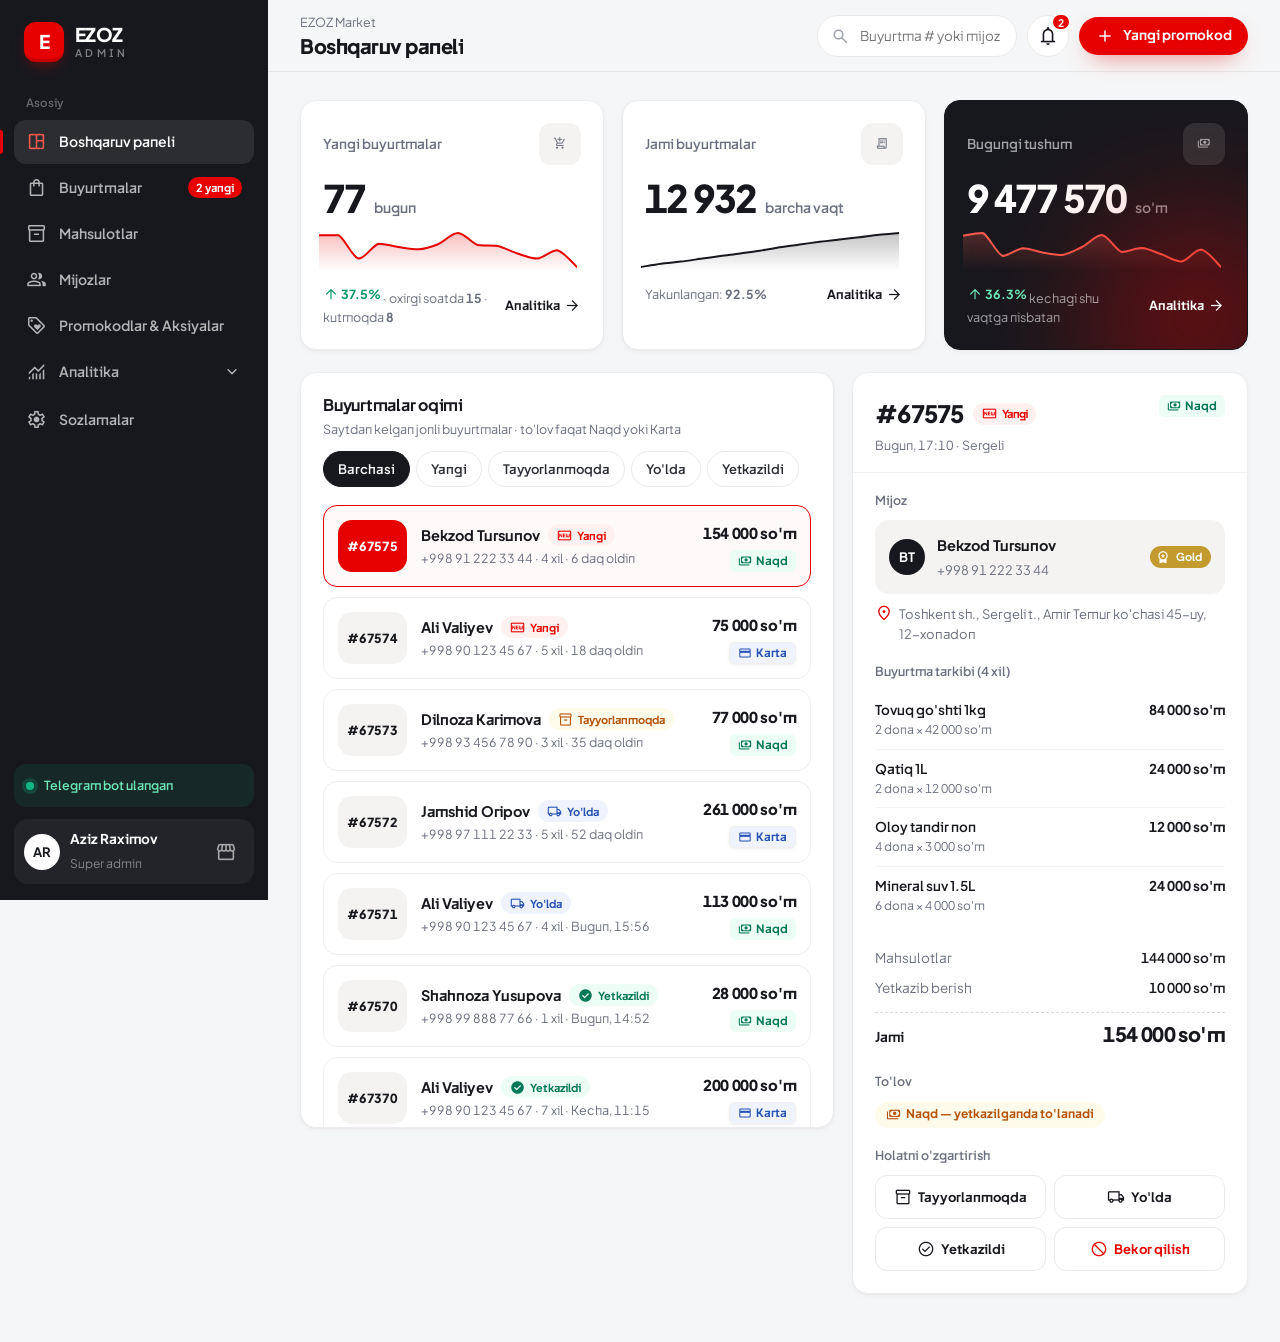
<file: 5-admin.html>
<!DOCTYPE html>
<html lang="uz">
<head>
<meta charset="utf-8">
<meta name="robots" content="noindex">
<meta name="viewport" content="width=device-width, initial-scale=1, viewport-fit=cover">
<meta name="theme-color" content="#17181D">
<title>Boshqaruv paneli — EZOZ Admin</title>
<link rel="preconnect" href="https://fonts.googleapis.com"><link rel="preconnect" href="https://fonts.gstatic.com" crossorigin>
<link href="https://fonts.googleapis.com/css2?family=Plus+Jakarta+Sans:wght@400;500;600;700;800&display=swap" rel="stylesheet">
<link href="https://fonts.googleapis.com/css2?family=Material+Symbols+Outlined:opsz,wght,FILL,GRAD@20..48,100..700,0..1,-50..200&display=block" rel="stylesheet">
<link rel="stylesheet" href="assets/css/ezoz.css">
<link rel="stylesheet" href="assets/css/pages.css">
<link rel="stylesheet" href="assets/css/admin.css">
<link rel="icon" href="data:image/svg+xml,%3Csvg xmlns='http://www.w3.org/2000/svg' viewBox='0 0 32 32'%3E%3Crect width='32' height='32' rx='9' fill='%2317181D'/%3E%3Ctext x='16' y='22.5' font-family='Arial' font-weight='800' font-size='18' fill='white' text-anchor='middle'%3EE%3C/text%3E%3C/svg%3E">
</head>
<body data-page="dash">
<div id="adm"></div>
<noscript><p style="padding:24px;text-align:center">Admin panel uchun JavaScript yoqilgan bo'lishi kerak.</p></noscript>
<script src="assets/js/store.js"></script>
<script src="assets/js/shop.js"></script>
<script src="assets/js/charts.js"></script>
<script src="assets/js/admin.js"></script>
<script>Admin.boot();</script>
</body>
</html>
</file>
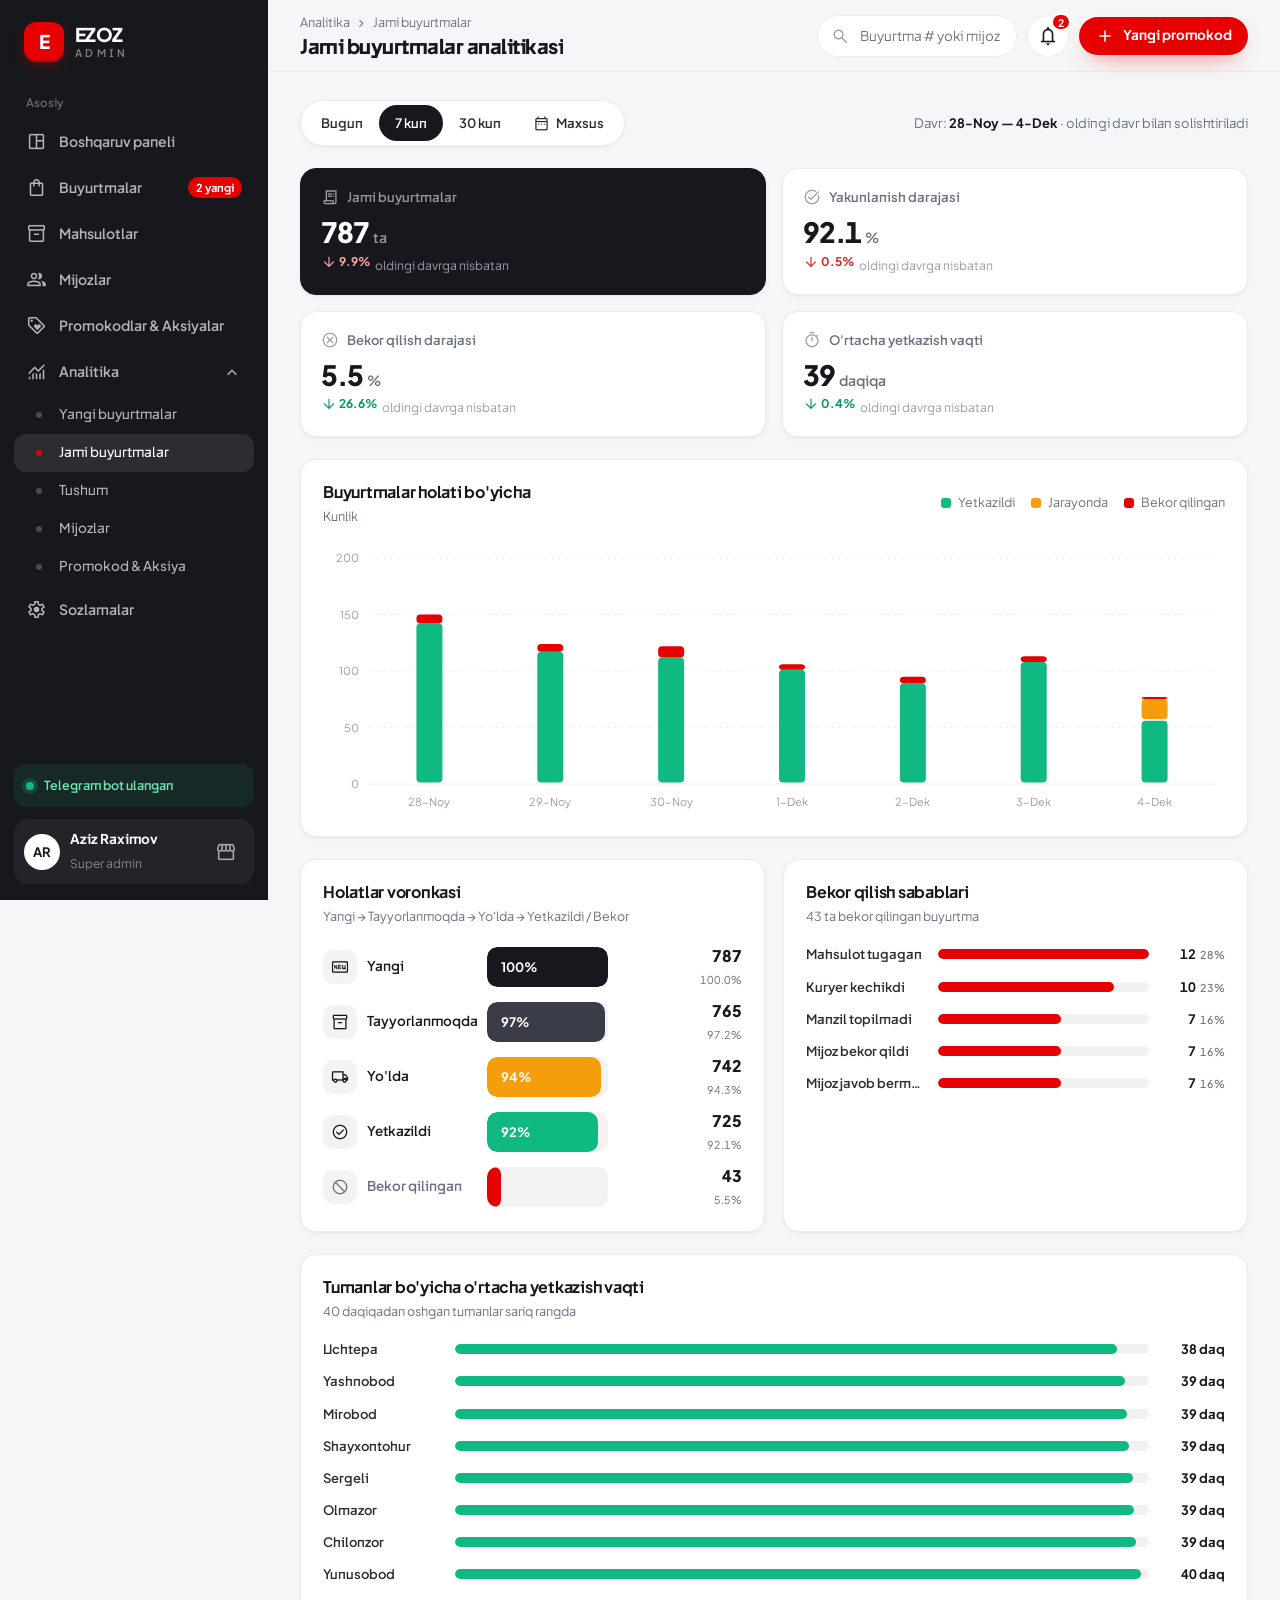
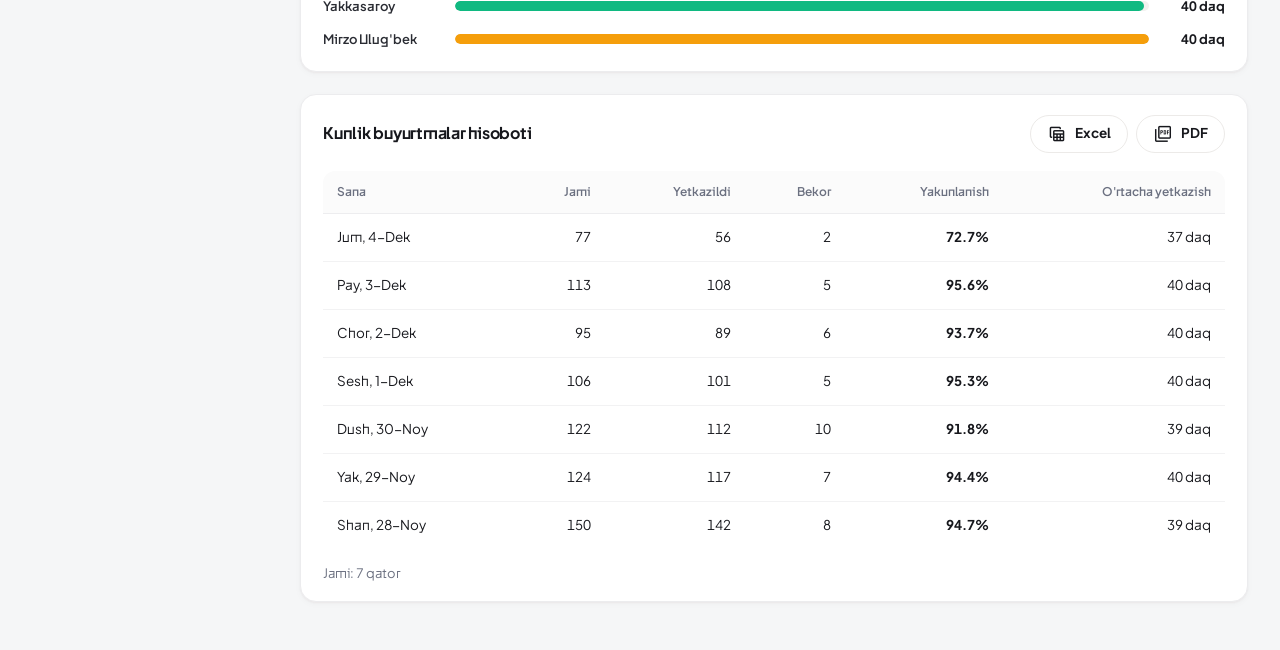
<file: admin-analitika-jami.html>
<!DOCTYPE html>
<html lang="uz">
<head>
<meta charset="utf-8">
<meta name="robots" content="noindex">
<meta name="viewport" content="width=device-width, initial-scale=1, viewport-fit=cover">
<meta name="theme-color" content="#17181D">
<title>Jami buyurtmalar analitikasi — EZOZ Admin</title>
<link rel="preconnect" href="https://fonts.googleapis.com"><link rel="preconnect" href="https://fonts.gstatic.com" crossorigin>
<link href="https://fonts.googleapis.com/css2?family=Plus+Jakarta+Sans:wght@400;500;600;700;800&display=swap" rel="stylesheet">
<link href="https://fonts.googleapis.com/css2?family=Material+Symbols+Outlined:opsz,wght,FILL,GRAD@20..48,100..700,0..1,-50..200&display=block" rel="stylesheet">
<link rel="stylesheet" href="assets/css/ezoz.css">
<link rel="stylesheet" href="assets/css/pages.css">
<link rel="stylesheet" href="assets/css/admin.css">
<link rel="icon" href="data:image/svg+xml,%3Csvg xmlns='http://www.w3.org/2000/svg' viewBox='0 0 32 32'%3E%3Crect width='32' height='32' rx='9' fill='%2317181D'/%3E%3Ctext x='16' y='22.5' font-family='Arial' font-weight='800' font-size='18' fill='white' text-anchor='middle'%3EE%3C/text%3E%3C/svg%3E">
</head>
<body data-page="an_total">
<div id="adm"></div>
<noscript><p style="padding:24px;text-align:center">Admin panel uchun JavaScript yoqilgan bo'lishi kerak.</p></noscript>
<script src="assets/js/store.js"></script>
<script src="assets/js/shop.js"></script>
<script src="assets/js/charts.js"></script>
<script src="assets/js/admin.js"></script>
<script src="assets/js/analytics.js"></script>
<script>Admin.boot();</script>
</body>
</html>
</file>
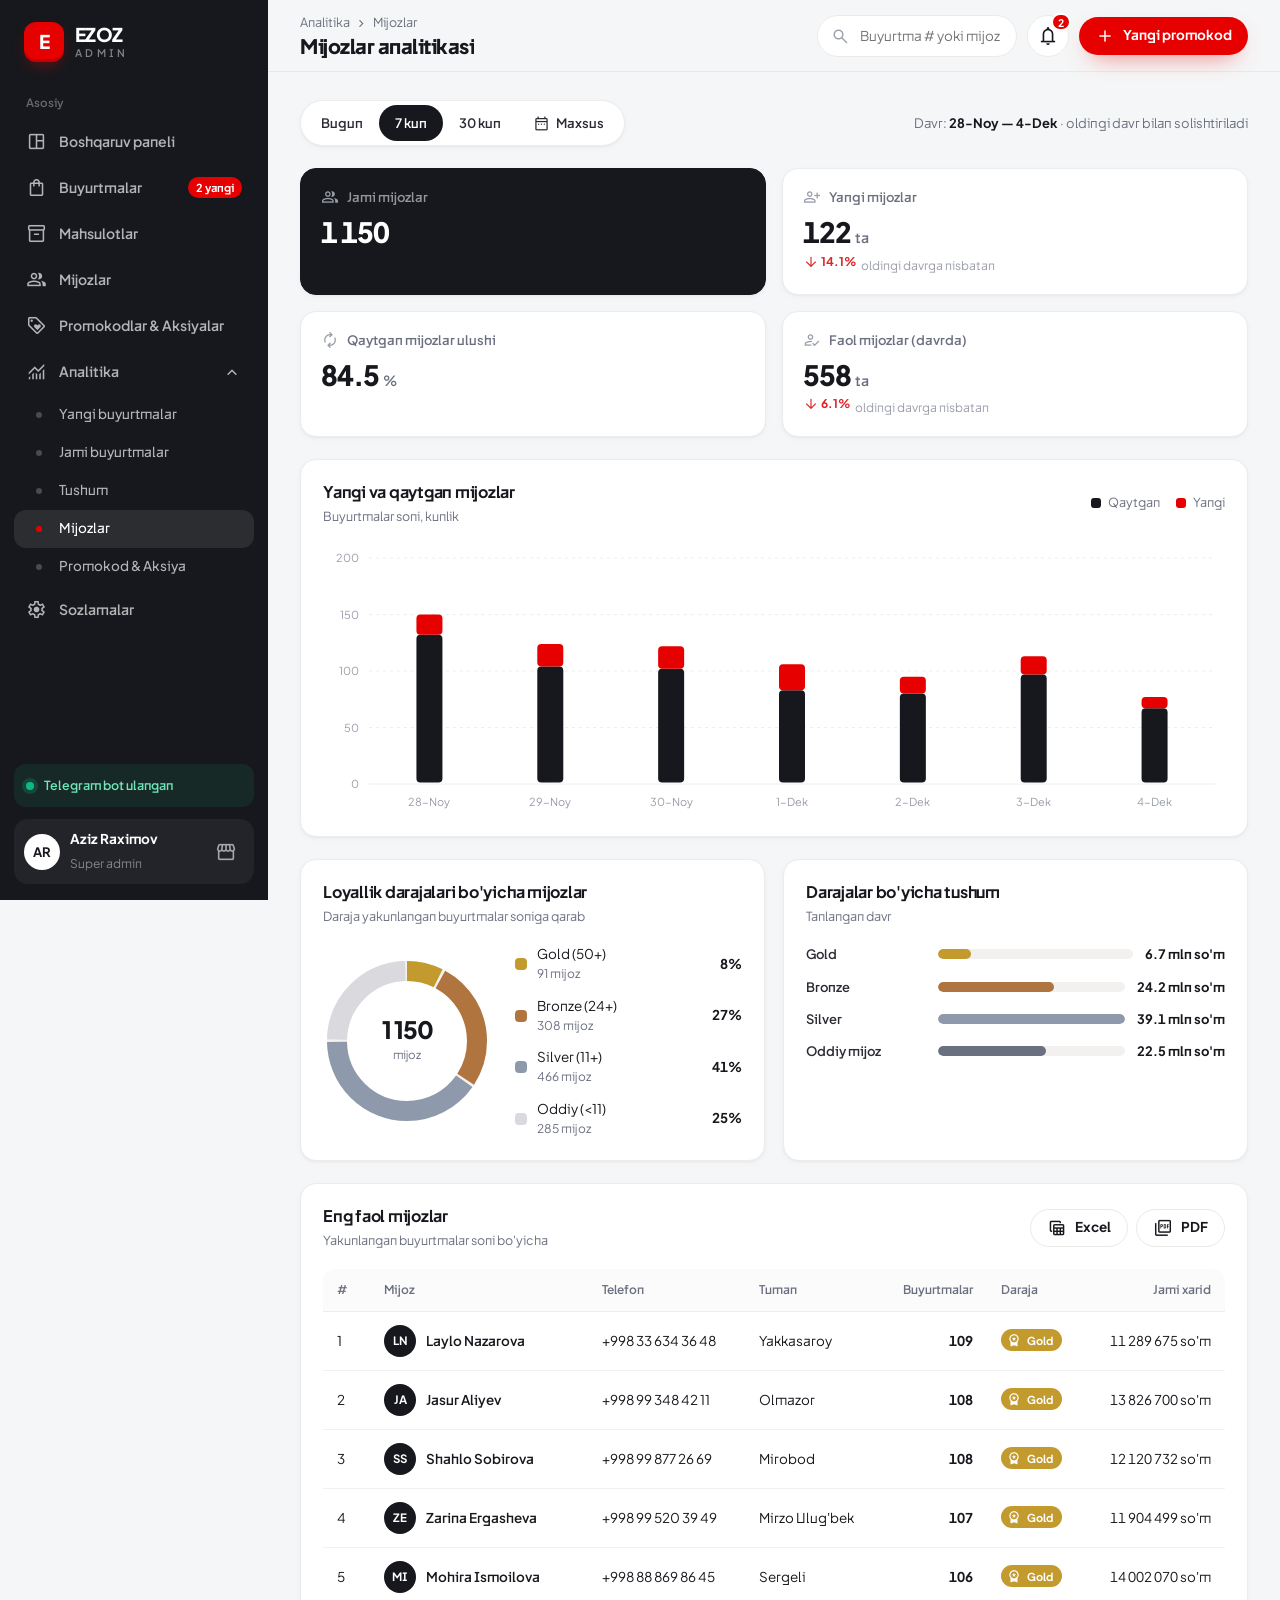
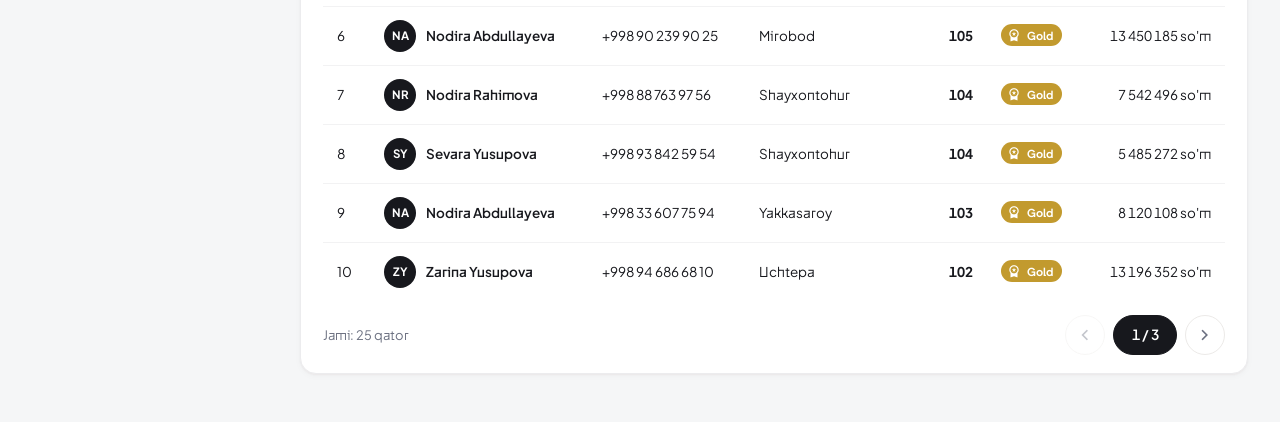
<file: admin-analitika-mijozlar.html>
<!DOCTYPE html>
<html lang="uz">
<head>
<meta charset="utf-8">
<meta name="robots" content="noindex">
<meta name="viewport" content="width=device-width, initial-scale=1, viewport-fit=cover">
<meta name="theme-color" content="#17181D">
<title>Mijozlar analitikasi — EZOZ Admin</title>
<link rel="preconnect" href="https://fonts.googleapis.com"><link rel="preconnect" href="https://fonts.gstatic.com" crossorigin>
<link href="https://fonts.googleapis.com/css2?family=Plus+Jakarta+Sans:wght@400;500;600;700;800&display=swap" rel="stylesheet">
<link href="https://fonts.googleapis.com/css2?family=Material+Symbols+Outlined:opsz,wght,FILL,GRAD@20..48,100..700,0..1,-50..200&display=block" rel="stylesheet">
<link rel="stylesheet" href="assets/css/ezoz.css">
<link rel="stylesheet" href="assets/css/pages.css">
<link rel="stylesheet" href="assets/css/admin.css">
<link rel="icon" href="data:image/svg+xml,%3Csvg xmlns='http://www.w3.org/2000/svg' viewBox='0 0 32 32'%3E%3Crect width='32' height='32' rx='9' fill='%2317181D'/%3E%3Ctext x='16' y='22.5' font-family='Arial' font-weight='800' font-size='18' fill='white' text-anchor='middle'%3EE%3C/text%3E%3C/svg%3E">
</head>
<body data-page="an_cust">
<div id="adm"></div>
<noscript><p style="padding:24px;text-align:center">Admin panel uchun JavaScript yoqilgan bo'lishi kerak.</p></noscript>
<script src="assets/js/store.js"></script>
<script src="assets/js/shop.js"></script>
<script src="assets/js/charts.js"></script>
<script src="assets/js/admin.js"></script>
<script src="assets/js/analytics.js"></script>
<script>Admin.boot();</script>
</body>
</html>
</file>
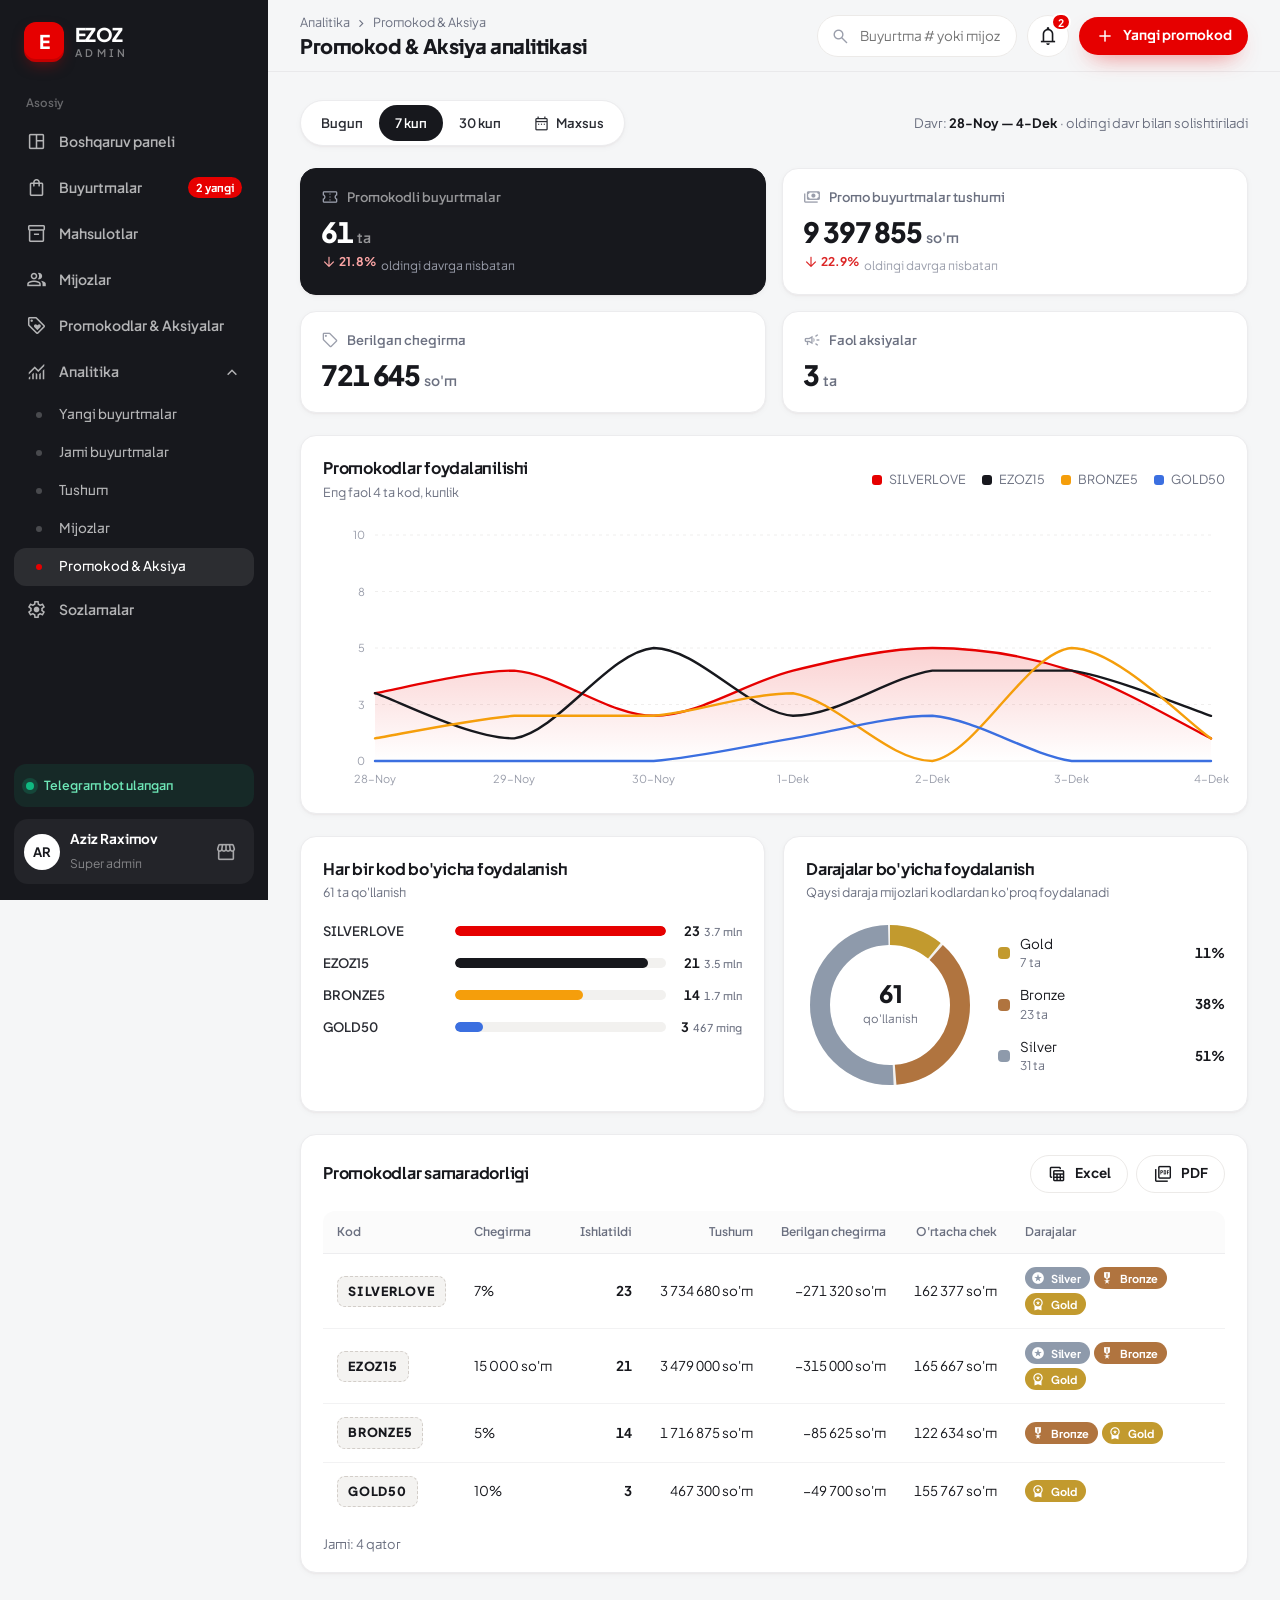
<file: admin-analitika-promokod.html>
<!DOCTYPE html>
<html lang="uz">
<head>
<meta charset="utf-8">
<meta name="robots" content="noindex">
<meta name="viewport" content="width=device-width, initial-scale=1, viewport-fit=cover">
<meta name="theme-color" content="#17181D">
<title>Promokod & Aksiya analitikasi — EZOZ Admin</title>
<link rel="preconnect" href="https://fonts.googleapis.com"><link rel="preconnect" href="https://fonts.gstatic.com" crossorigin>
<link href="https://fonts.googleapis.com/css2?family=Plus+Jakarta+Sans:wght@400;500;600;700;800&display=swap" rel="stylesheet">
<link href="https://fonts.googleapis.com/css2?family=Material+Symbols+Outlined:opsz,wght,FILL,GRAD@20..48,100..700,0..1,-50..200&display=block" rel="stylesheet">
<link rel="stylesheet" href="assets/css/ezoz.css">
<link rel="stylesheet" href="assets/css/pages.css">
<link rel="stylesheet" href="assets/css/admin.css">
<link rel="icon" href="data:image/svg+xml,%3Csvg xmlns='http://www.w3.org/2000/svg' viewBox='0 0 32 32'%3E%3Crect width='32' height='32' rx='9' fill='%2317181D'/%3E%3Ctext x='16' y='22.5' font-family='Arial' font-weight='800' font-size='18' fill='white' text-anchor='middle'%3EE%3C/text%3E%3C/svg%3E">
</head>
<body data-page="an_promo">
<div id="adm"></div>
<noscript><p style="padding:24px;text-align:center">Admin panel uchun JavaScript yoqilgan bo'lishi kerak.</p></noscript>
<script src="assets/js/store.js"></script>
<script src="assets/js/shop.js"></script>
<script src="assets/js/charts.js"></script>
<script src="assets/js/admin.js"></script>
<script src="assets/js/analytics.js"></script>
<script>Admin.boot();</script>
</body>
</html>
</file>
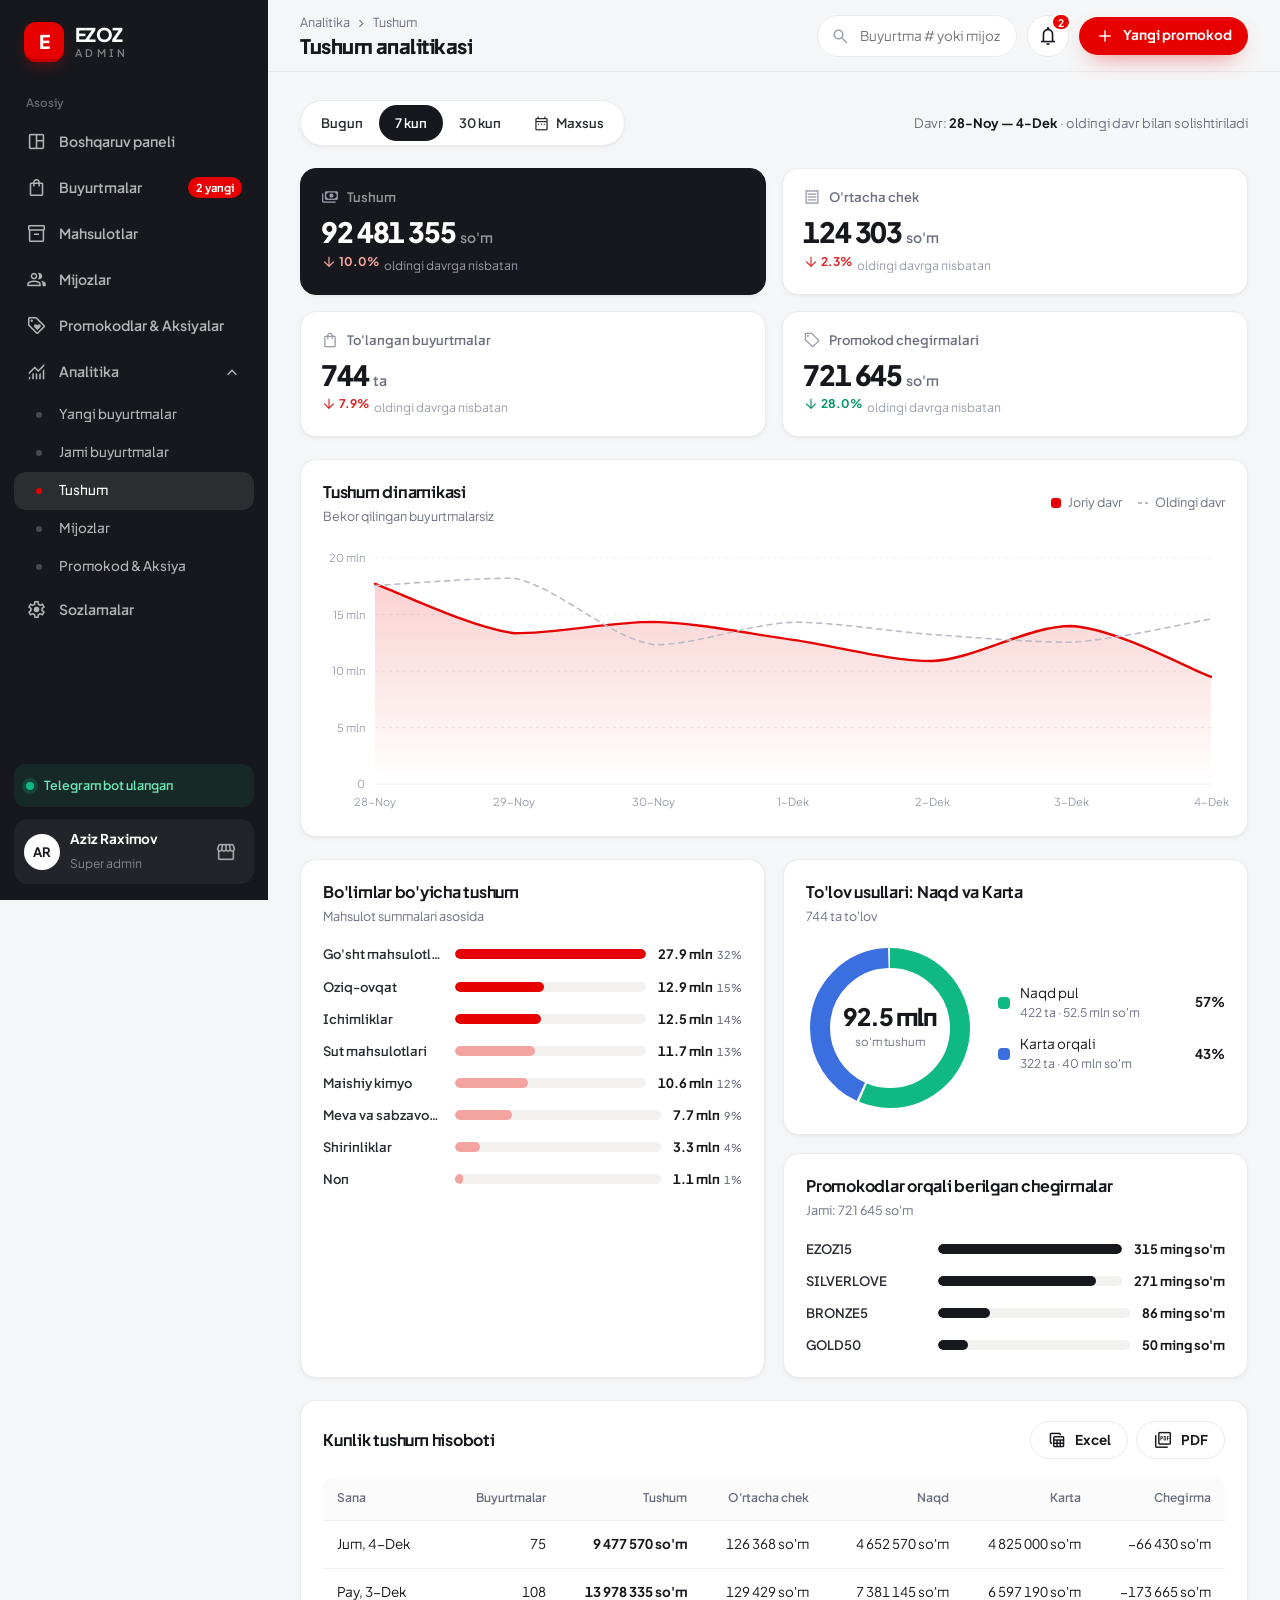
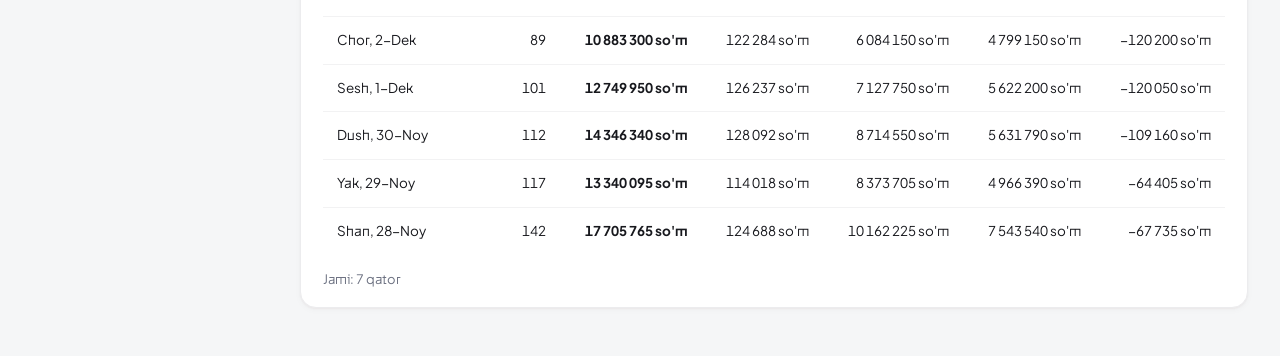
<file: admin-analitika-tushum.html>
<!DOCTYPE html>
<html lang="uz">
<head>
<meta charset="utf-8">
<meta name="robots" content="noindex">
<meta name="viewport" content="width=device-width, initial-scale=1, viewport-fit=cover">
<meta name="theme-color" content="#17181D">
<title>Tushum analitikasi — EZOZ Admin</title>
<link rel="preconnect" href="https://fonts.googleapis.com"><link rel="preconnect" href="https://fonts.gstatic.com" crossorigin>
<link href="https://fonts.googleapis.com/css2?family=Plus+Jakarta+Sans:wght@400;500;600;700;800&display=swap" rel="stylesheet">
<link href="https://fonts.googleapis.com/css2?family=Material+Symbols+Outlined:opsz,wght,FILL,GRAD@20..48,100..700,0..1,-50..200&display=block" rel="stylesheet">
<link rel="stylesheet" href="assets/css/ezoz.css">
<link rel="stylesheet" href="assets/css/pages.css">
<link rel="stylesheet" href="assets/css/admin.css">
<link rel="icon" href="data:image/svg+xml,%3Csvg xmlns='http://www.w3.org/2000/svg' viewBox='0 0 32 32'%3E%3Crect width='32' height='32' rx='9' fill='%2317181D'/%3E%3Ctext x='16' y='22.5' font-family='Arial' font-weight='800' font-size='18' fill='white' text-anchor='middle'%3EE%3C/text%3E%3C/svg%3E">
</head>
<body data-page="an_rev">
<div id="adm"></div>
<noscript><p style="padding:24px;text-align:center">Admin panel uchun JavaScript yoqilgan bo'lishi kerak.</p></noscript>
<script src="assets/js/store.js"></script>
<script src="assets/js/shop.js"></script>
<script src="assets/js/charts.js"></script>
<script src="assets/js/admin.js"></script>
<script src="assets/js/analytics.js"></script>
<script>Admin.boot();</script>
</body>
</html>
</file>
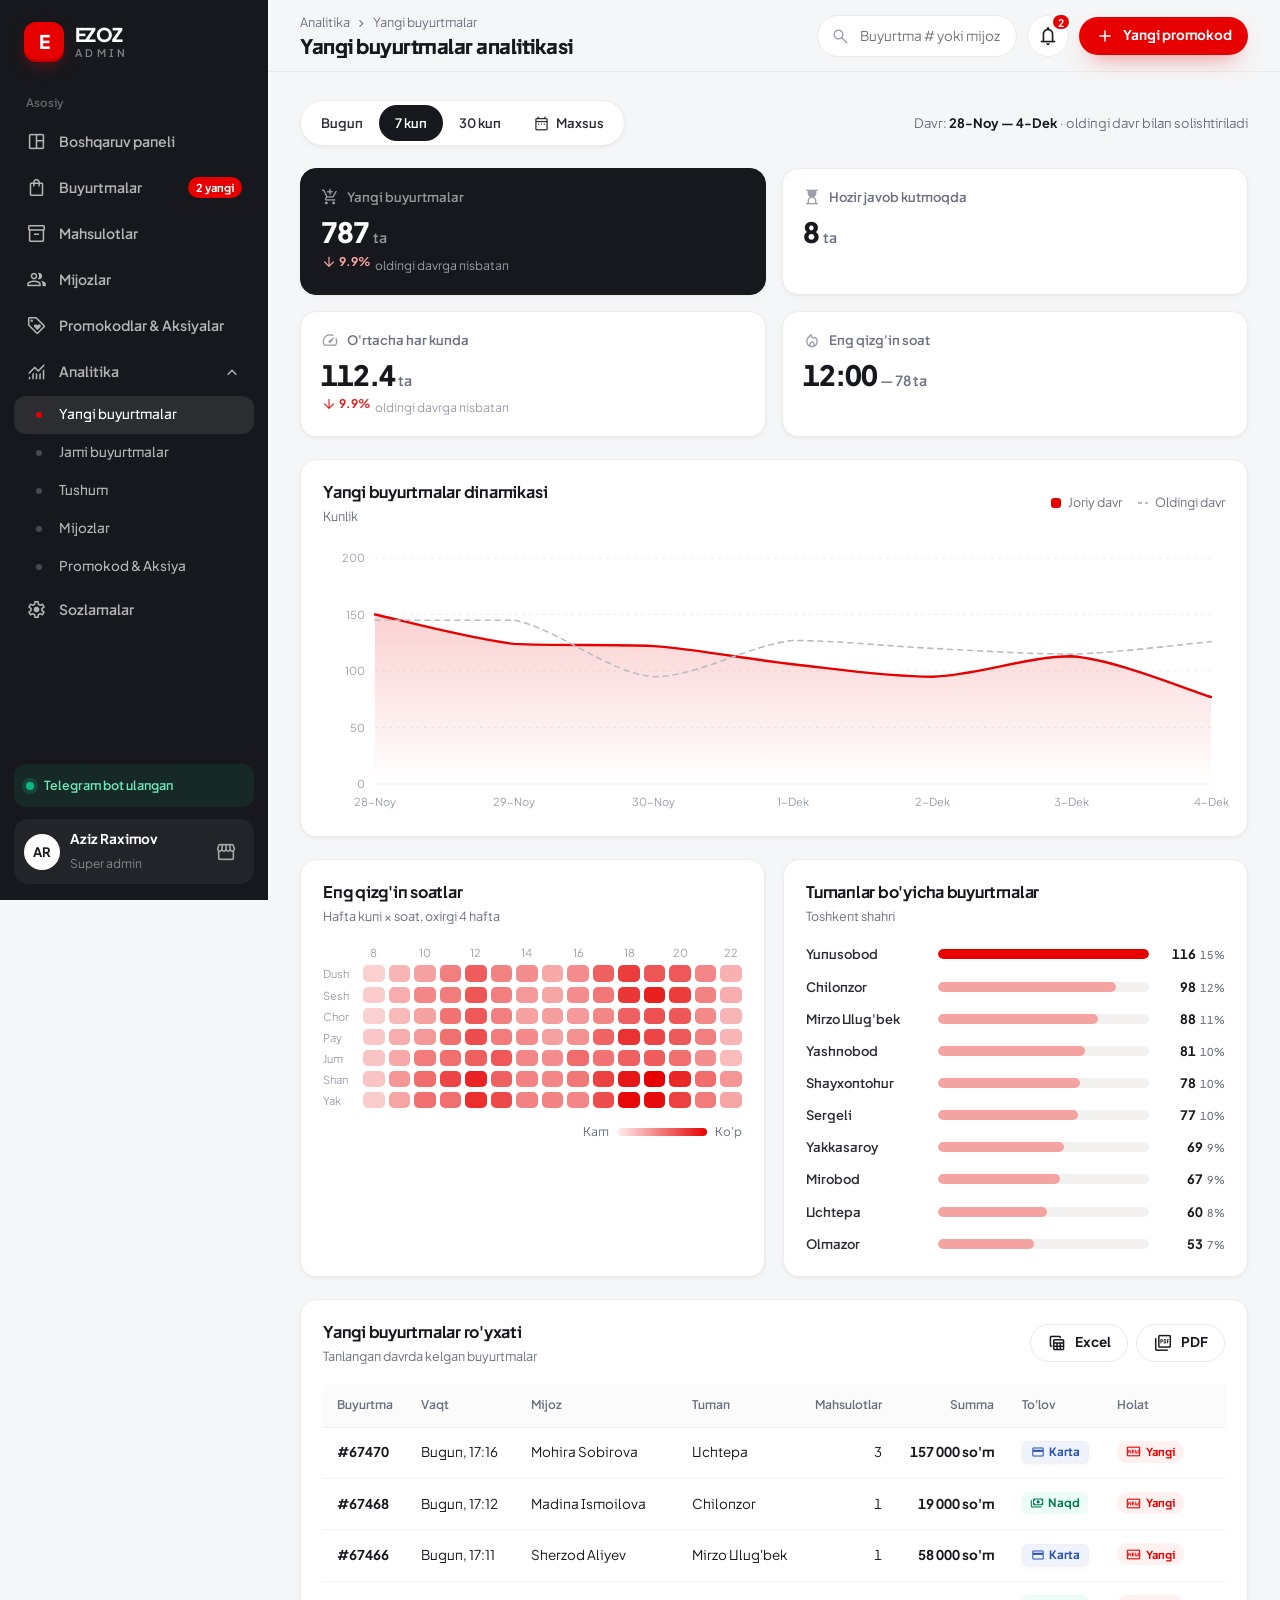
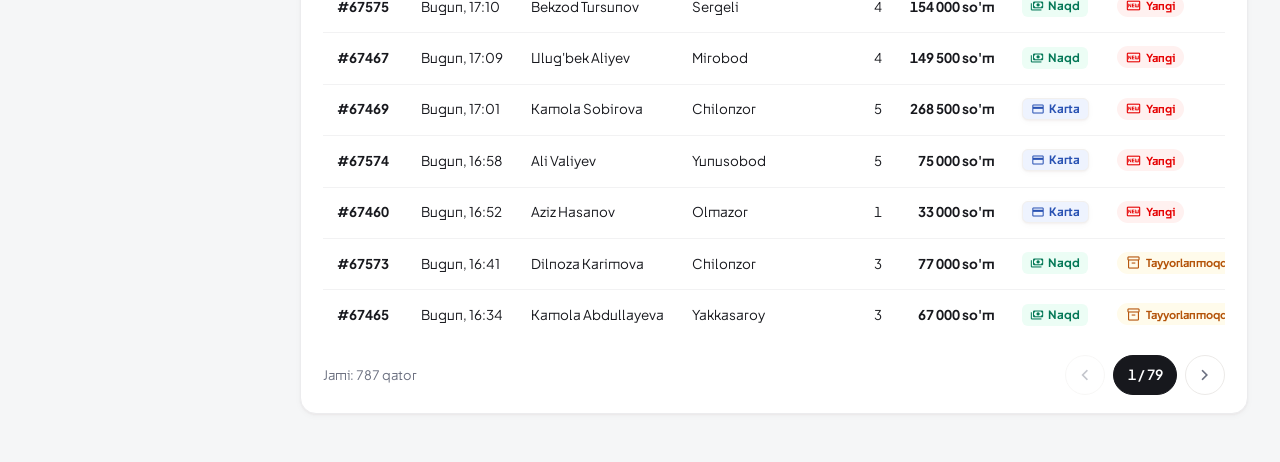
<file: admin-analitika-yangi.html>
<!DOCTYPE html>
<html lang="uz">
<head>
<meta charset="utf-8">
<meta name="robots" content="noindex">
<meta name="viewport" content="width=device-width, initial-scale=1, viewport-fit=cover">
<meta name="theme-color" content="#17181D">
<title>Yangi buyurtmalar analitikasi — EZOZ Admin</title>
<link rel="preconnect" href="https://fonts.googleapis.com"><link rel="preconnect" href="https://fonts.gstatic.com" crossorigin>
<link href="https://fonts.googleapis.com/css2?family=Plus+Jakarta+Sans:wght@400;500;600;700;800&display=swap" rel="stylesheet">
<link href="https://fonts.googleapis.com/css2?family=Material+Symbols+Outlined:opsz,wght,FILL,GRAD@20..48,100..700,0..1,-50..200&display=block" rel="stylesheet">
<link rel="stylesheet" href="assets/css/ezoz.css">
<link rel="stylesheet" href="assets/css/pages.css">
<link rel="stylesheet" href="assets/css/admin.css">
<link rel="icon" href="data:image/svg+xml,%3Csvg xmlns='http://www.w3.org/2000/svg' viewBox='0 0 32 32'%3E%3Crect width='32' height='32' rx='9' fill='%2317181D'/%3E%3Ctext x='16' y='22.5' font-family='Arial' font-weight='800' font-size='18' fill='white' text-anchor='middle'%3EE%3C/text%3E%3C/svg%3E">
</head>
<body data-page="an_new">
<div id="adm"></div>
<noscript><p style="padding:24px;text-align:center">Admin panel uchun JavaScript yoqilgan bo'lishi kerak.</p></noscript>
<script src="assets/js/store.js"></script>
<script src="assets/js/shop.js"></script>
<script src="assets/js/charts.js"></script>
<script src="assets/js/admin.js"></script>
<script src="assets/js/analytics.js"></script>
<script>Admin.boot();</script>
</body>
</html>
</file>
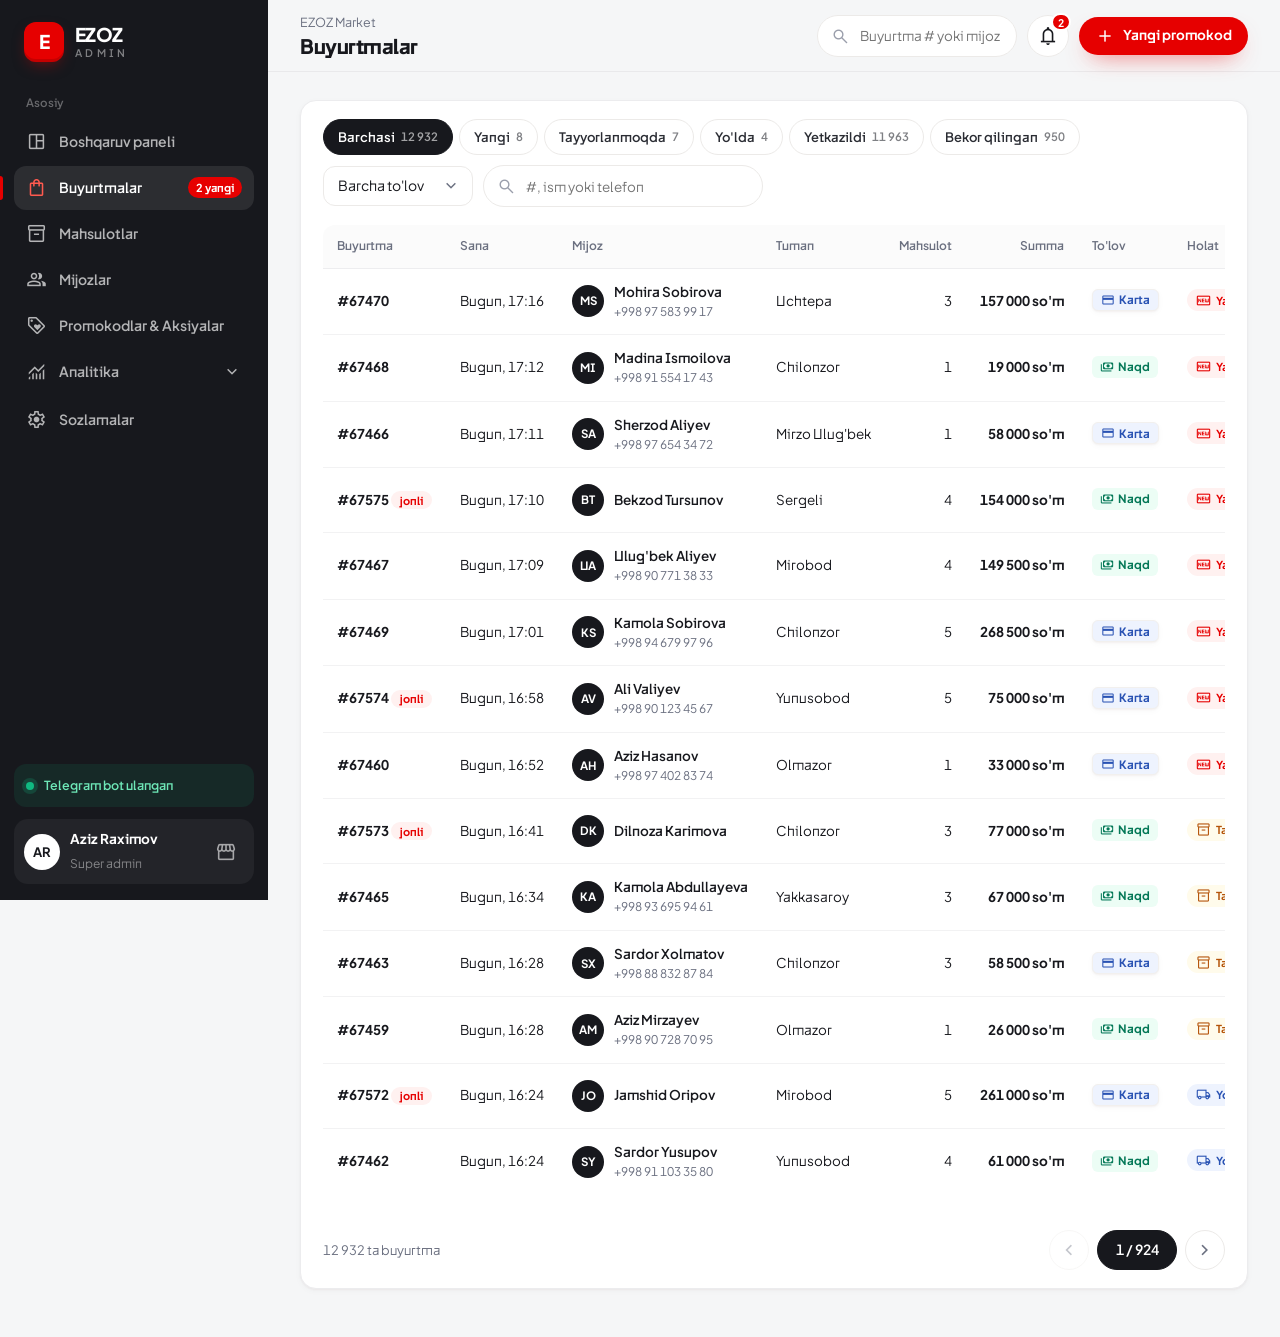
<file: admin-buyurtmalar.html>
<!DOCTYPE html>
<html lang="uz">
<head>
<meta charset="utf-8">
<meta name="robots" content="noindex">
<meta name="viewport" content="width=device-width, initial-scale=1, viewport-fit=cover">
<meta name="theme-color" content="#17181D">
<title>Buyurtmalar — EZOZ Admin</title>
<link rel="preconnect" href="https://fonts.googleapis.com"><link rel="preconnect" href="https://fonts.gstatic.com" crossorigin>
<link href="https://fonts.googleapis.com/css2?family=Plus+Jakarta+Sans:wght@400;500;600;700;800&display=swap" rel="stylesheet">
<link href="https://fonts.googleapis.com/css2?family=Material+Symbols+Outlined:opsz,wght,FILL,GRAD@20..48,100..700,0..1,-50..200&display=block" rel="stylesheet">
<link rel="stylesheet" href="assets/css/ezoz.css">
<link rel="stylesheet" href="assets/css/pages.css">
<link rel="stylesheet" href="assets/css/admin.css">
<link rel="icon" href="data:image/svg+xml,%3Csvg xmlns='http://www.w3.org/2000/svg' viewBox='0 0 32 32'%3E%3Crect width='32' height='32' rx='9' fill='%2317181D'/%3E%3Ctext x='16' y='22.5' font-family='Arial' font-weight='800' font-size='18' fill='white' text-anchor='middle'%3EE%3C/text%3E%3C/svg%3E">
</head>
<body data-page="orders">
<div id="adm"></div>
<noscript><p style="padding:24px;text-align:center">Admin panel uchun JavaScript yoqilgan bo'lishi kerak.</p></noscript>
<script src="assets/js/store.js"></script>
<script src="assets/js/shop.js"></script>
<script src="assets/js/charts.js"></script>
<script src="assets/js/admin.js"></script>
<script>Admin.boot();</script>
</body>
</html>
</file>
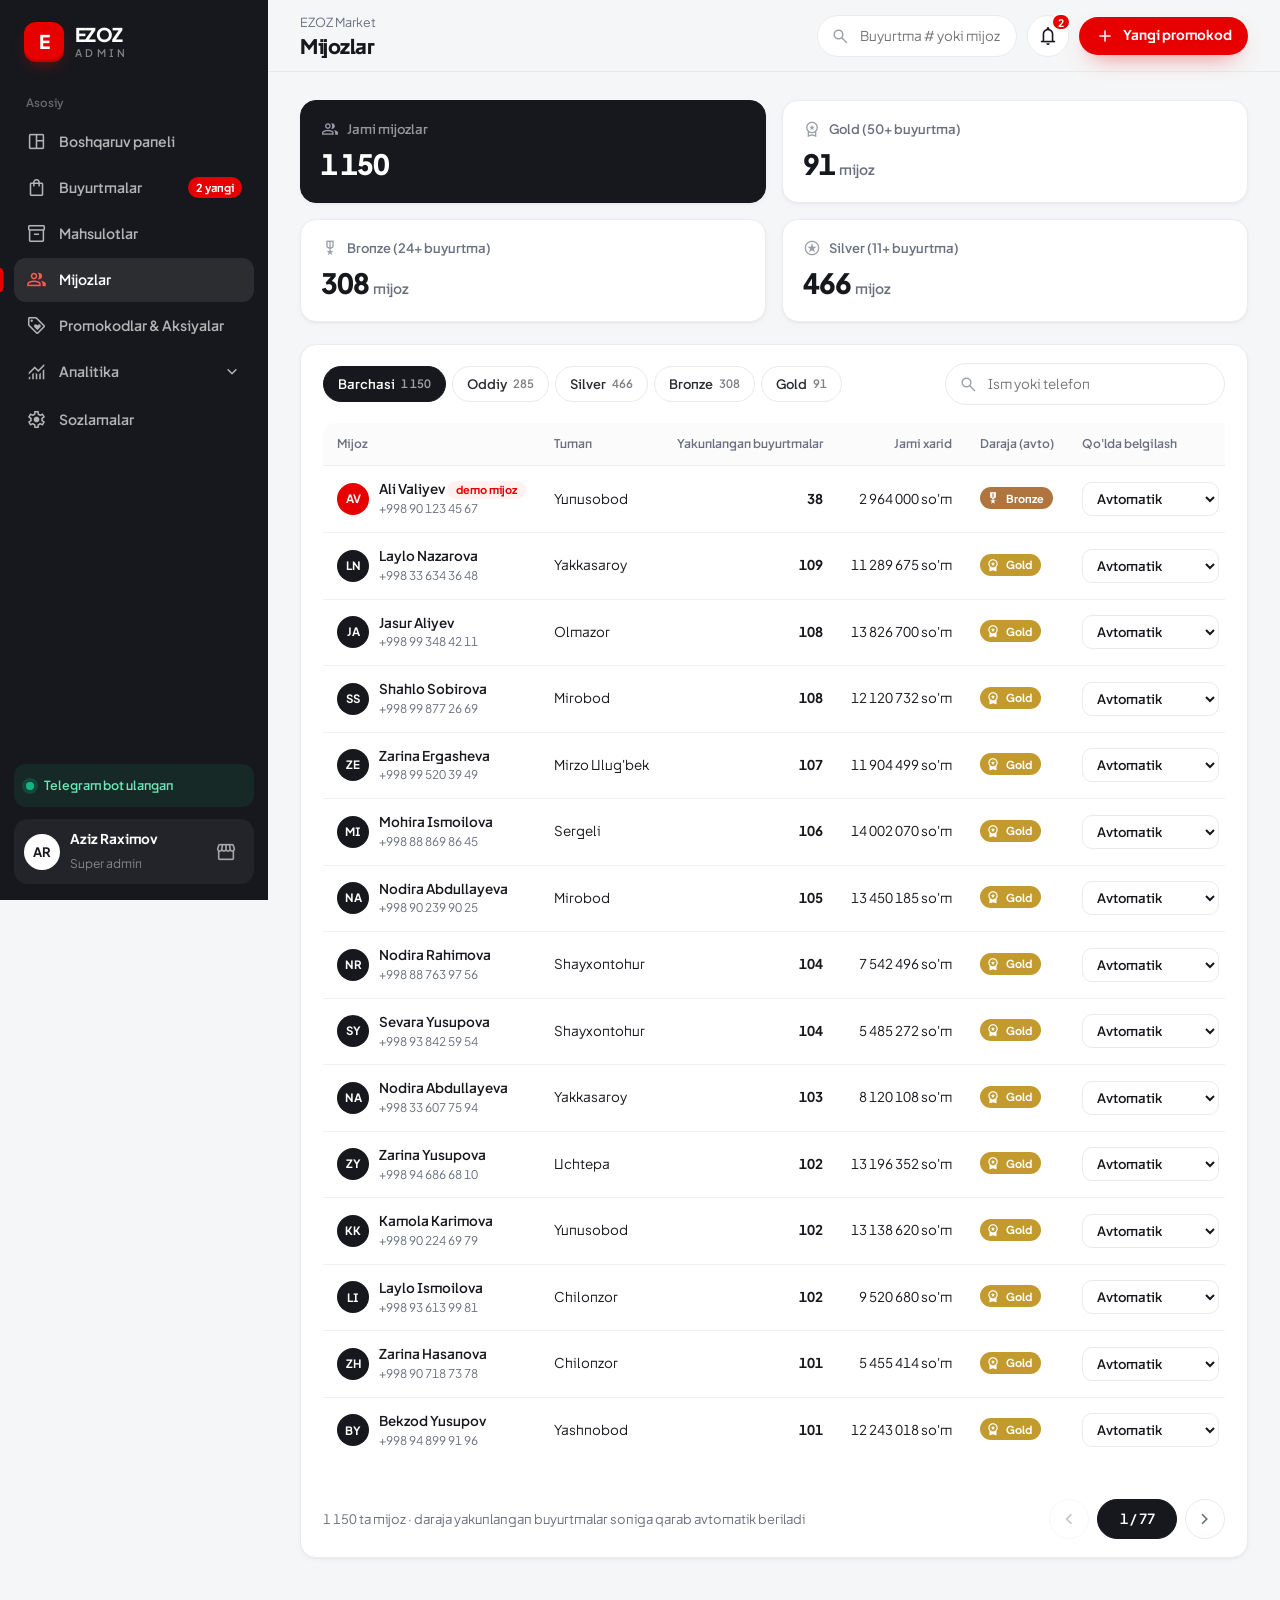
<file: admin-mijozlar.html>
<!DOCTYPE html>
<html lang="uz">
<head>
<meta charset="utf-8">
<meta name="robots" content="noindex">
<meta name="viewport" content="width=device-width, initial-scale=1, viewport-fit=cover">
<meta name="theme-color" content="#17181D">
<title>Mijozlar — EZOZ Admin</title>
<link rel="preconnect" href="https://fonts.googleapis.com"><link rel="preconnect" href="https://fonts.gstatic.com" crossorigin>
<link href="https://fonts.googleapis.com/css2?family=Plus+Jakarta+Sans:wght@400;500;600;700;800&display=swap" rel="stylesheet">
<link href="https://fonts.googleapis.com/css2?family=Material+Symbols+Outlined:opsz,wght,FILL,GRAD@20..48,100..700,0..1,-50..200&display=block" rel="stylesheet">
<link rel="stylesheet" href="assets/css/ezoz.css">
<link rel="stylesheet" href="assets/css/pages.css">
<link rel="stylesheet" href="assets/css/admin.css">
<link rel="icon" href="data:image/svg+xml,%3Csvg xmlns='http://www.w3.org/2000/svg' viewBox='0 0 32 32'%3E%3Crect width='32' height='32' rx='9' fill='%2317181D'/%3E%3Ctext x='16' y='22.5' font-family='Arial' font-weight='800' font-size='18' fill='white' text-anchor='middle'%3EE%3C/text%3E%3C/svg%3E">
</head>
<body data-page="customers">
<div id="adm"></div>
<noscript><p style="padding:24px;text-align:center">Admin panel uchun JavaScript yoqilgan bo'lishi kerak.</p></noscript>
<script src="assets/js/store.js"></script>
<script src="assets/js/shop.js"></script>
<script src="assets/js/charts.js"></script>
<script src="assets/js/admin.js"></script>
<script>Admin.boot();</script>
</body>
</html>
</file>
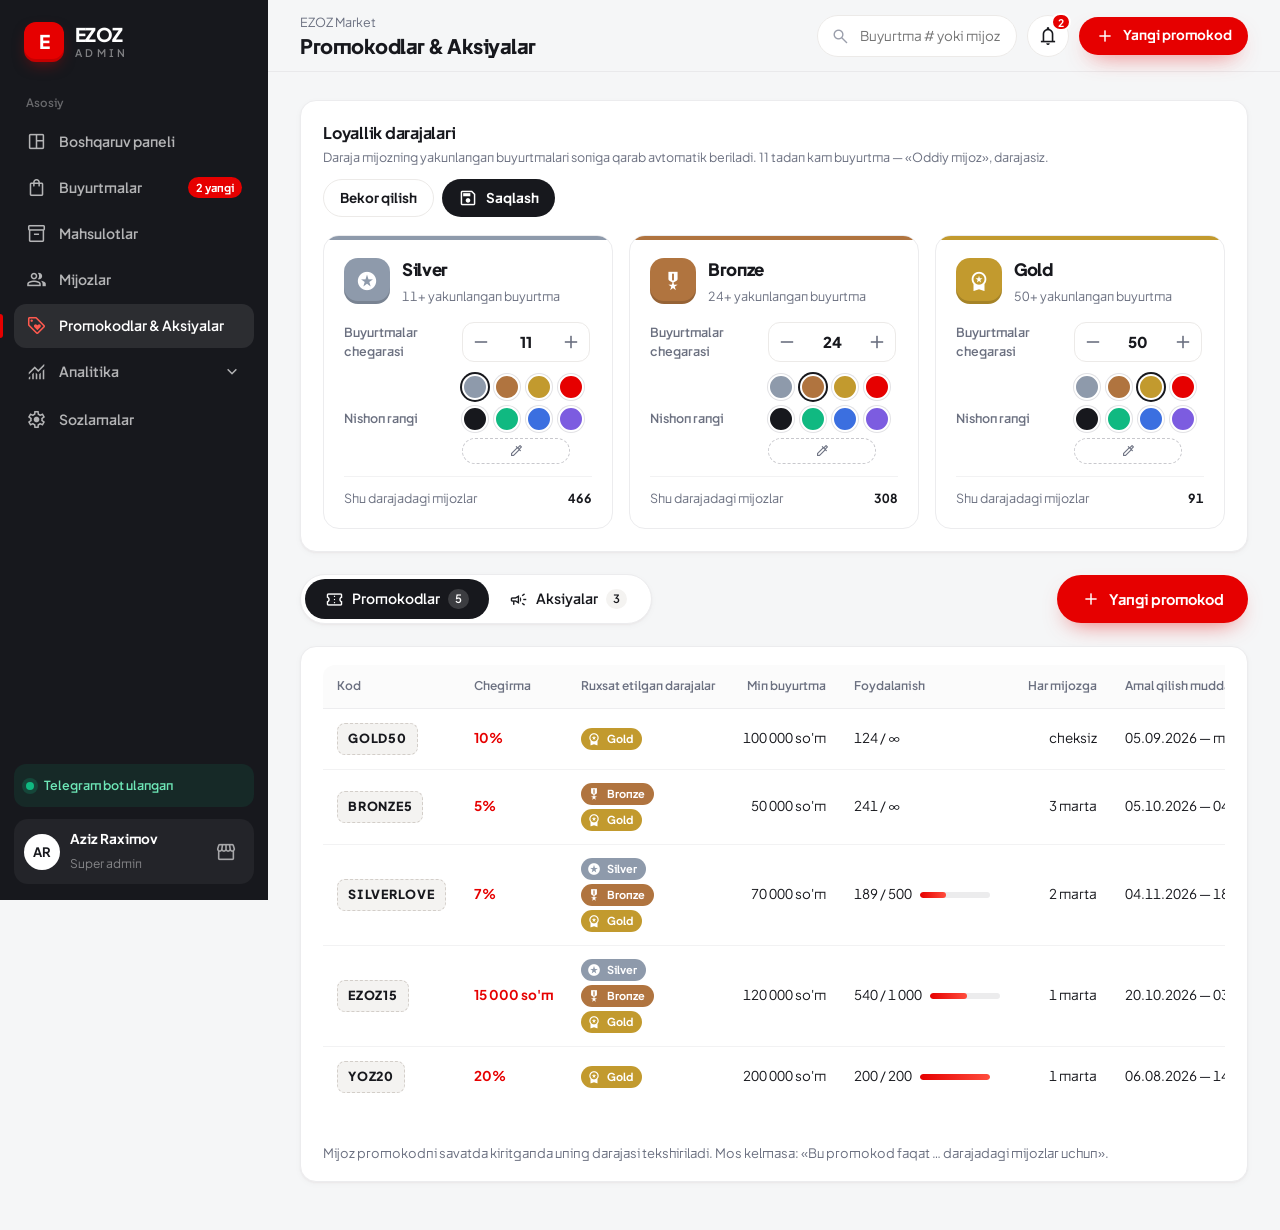
<file: admin-promokodlar.html>
<!DOCTYPE html>
<html lang="uz">
<head>
<meta charset="utf-8">
<meta name="robots" content="noindex">
<meta name="viewport" content="width=device-width, initial-scale=1, viewport-fit=cover">
<meta name="theme-color" content="#17181D">
<title>Promokodlar & Aksiyalar — EZOZ Admin</title>
<link rel="preconnect" href="https://fonts.googleapis.com"><link rel="preconnect" href="https://fonts.gstatic.com" crossorigin>
<link href="https://fonts.googleapis.com/css2?family=Plus+Jakarta+Sans:wght@400;500;600;700;800&display=swap" rel="stylesheet">
<link href="https://fonts.googleapis.com/css2?family=Material+Symbols+Outlined:opsz,wght,FILL,GRAD@20..48,100..700,0..1,-50..200&display=block" rel="stylesheet">
<link rel="stylesheet" href="assets/css/ezoz.css">
<link rel="stylesheet" href="assets/css/pages.css">
<link rel="stylesheet" href="assets/css/admin.css">
<link rel="icon" href="data:image/svg+xml,%3Csvg xmlns='http://www.w3.org/2000/svg' viewBox='0 0 32 32'%3E%3Crect width='32' height='32' rx='9' fill='%2317181D'/%3E%3Ctext x='16' y='22.5' font-family='Arial' font-weight='800' font-size='18' fill='white' text-anchor='middle'%3EE%3C/text%3E%3C/svg%3E">
</head>
<body data-page="promos">
<div id="adm"></div>
<noscript><p style="padding:24px;text-align:center">Admin panel uchun JavaScript yoqilgan bo'lishi kerak.</p></noscript>
<script src="assets/js/store.js"></script>
<script src="assets/js/shop.js"></script>
<script src="assets/js/charts.js"></script>
<script src="assets/js/admin.js"></script>
<script>Admin.boot();</script>
</body>
</html>
</file>
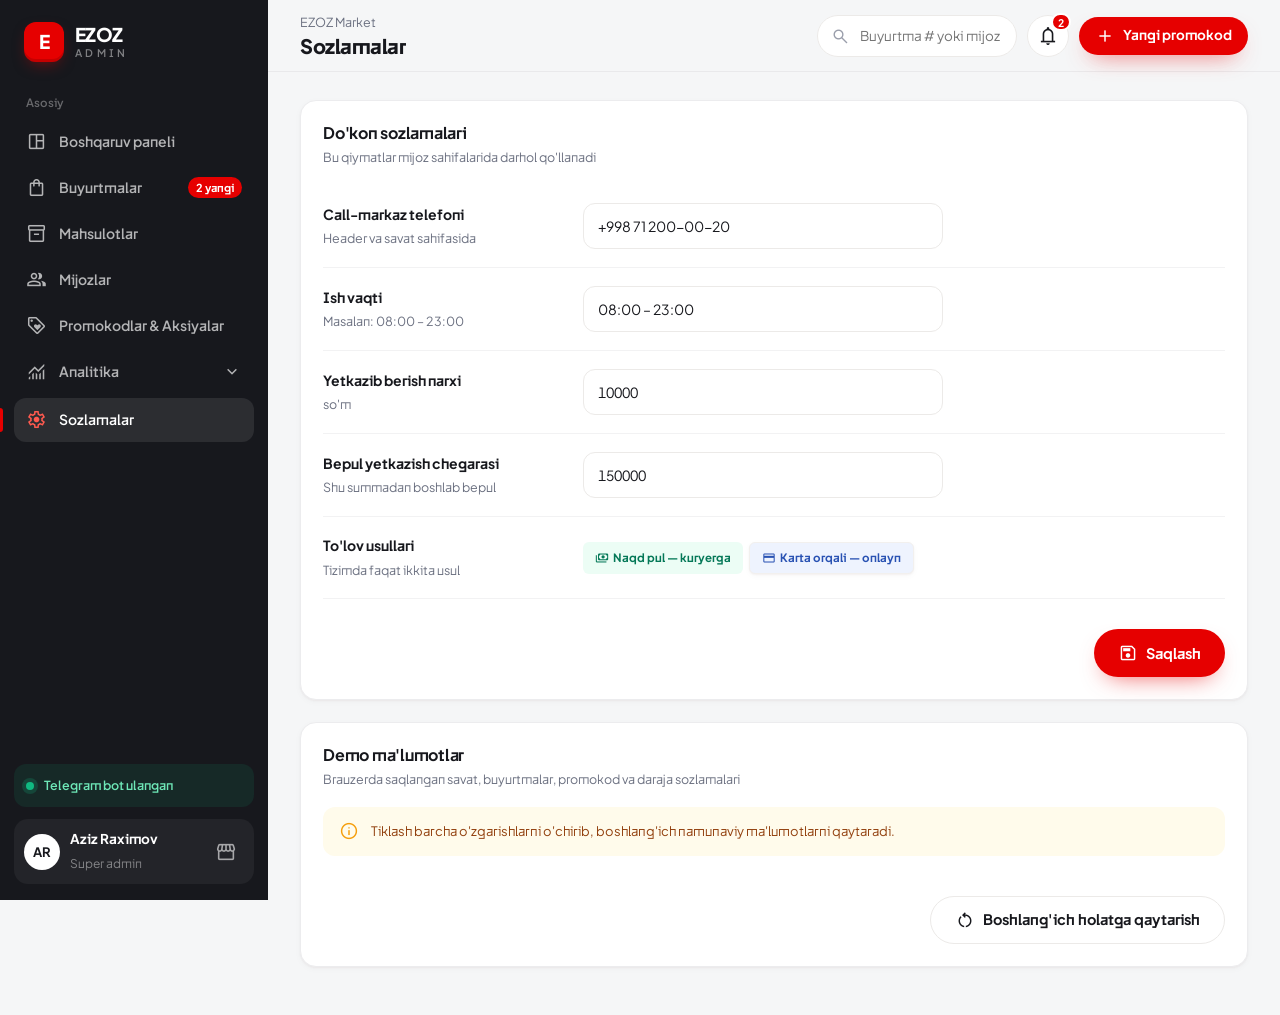
<file: admin-sozlamalar.html>
<!DOCTYPE html>
<html lang="uz">
<head>
<meta charset="utf-8">
<meta name="robots" content="noindex">
<meta name="viewport" content="width=device-width, initial-scale=1, viewport-fit=cover">
<meta name="theme-color" content="#17181D">
<title>Sozlamalar — EZOZ Admin</title>
<link rel="preconnect" href="https://fonts.googleapis.com"><link rel="preconnect" href="https://fonts.gstatic.com" crossorigin>
<link href="https://fonts.googleapis.com/css2?family=Plus+Jakarta+Sans:wght@400;500;600;700;800&display=swap" rel="stylesheet">
<link href="https://fonts.googleapis.com/css2?family=Material+Symbols+Outlined:opsz,wght,FILL,GRAD@20..48,100..700,0..1,-50..200&display=block" rel="stylesheet">
<link rel="stylesheet" href="assets/css/ezoz.css">
<link rel="stylesheet" href="assets/css/pages.css">
<link rel="stylesheet" href="assets/css/admin.css">
<link rel="icon" href="data:image/svg+xml,%3Csvg xmlns='http://www.w3.org/2000/svg' viewBox='0 0 32 32'%3E%3Crect width='32' height='32' rx='9' fill='%2317181D'/%3E%3Ctext x='16' y='22.5' font-family='Arial' font-weight='800' font-size='18' fill='white' text-anchor='middle'%3EE%3C/text%3E%3C/svg%3E">
</head>
<body data-page="settings">
<div id="adm"></div>
<noscript><p style="padding:24px;text-align:center">Admin panel uchun JavaScript yoqilgan bo'lishi kerak.</p></noscript>
<script src="assets/js/store.js"></script>
<script src="assets/js/shop.js"></script>
<script src="assets/js/charts.js"></script>
<script src="assets/js/admin.js"></script>
<script>Admin.boot();</script>
</body>
</html>
</file>
<file: assets/css/ezoz.css>
/* EZOZ MARKET — dizayn tizimi (mijoz sahifalari) */
:root {
  --red: #E60000; --red-h: #CC0000; --red-50: #FFF1F0; --red-100: #FFE0DD;
  --canvas: #F8F9FA; --card: #FFFFFF; --ink: #17181D; --ink-2: #2A2C33;
  --mut: #6B7080; --mut-2: #9A9EAB; --line: #ECEAE8; --line-2: #F2F0EE; --soft: #F4F3F1;
  --ok: #10B981; --ok-50: #ECFDF5; --amb: #F59E0B; --amb-50: #FFFBEB; --blue: #3B6FE0; --blue-50: #EEF3FE;
  --r: 16px; --r-lg: 24px; --r-sm: 12px;
  --sh-1: 0 1px 2px rgba(64, 28, 16, .04), 0 2px 8px -2px rgba(64, 28, 16, .05);
  --sh-2: 0 1px 2px rgba(64, 28, 16, .04), 0 12px 32px -12px rgba(64, 28, 16, .14);
  --sh-3: 0 24px 64px -20px rgba(40, 14, 8, .28);
  --font: 'Plus Jakarta Sans', system-ui, -apple-system, 'Segoe UI', sans-serif;
  --wrap: 1320px; --hdr: 76px;
}
*, *::before, *::after { box-sizing: border-box; }
html { -webkit-text-size-adjust: 100%; scroll-padding-top: 150px; }
body { margin: 0; font-family: var(--font); background: var(--canvas); color: var(--ink); font-size: 15px; line-height: 1.55; overflow-x: clip; -webkit-font-smoothing: antialiased; font-feature-settings: 'ss01'; }
img { max-width: 100%; display: block; }
a { color: inherit; text-decoration: none; }
button, input, select, textarea { font: inherit; color: inherit; }
button { cursor: pointer; background: none; border: 0; padding: 0; }
:focus-visible { outline: 2px solid var(--red); outline-offset: 2px; border-radius: 8px; }
.num { font-variant-numeric: tabular-nums; }
.ms { font-family: 'Material Symbols Outlined'; font-weight: 400; font-style: normal; font-size: 22px; line-height: 1; letter-spacing: normal; text-transform: none; display: inline-block; white-space: nowrap; direction: ltr; -webkit-font-smoothing: antialiased; font-variation-settings: 'FILL' 0, 'wght' 350, 'GRAD' 0, 'opsz' 24; user-select: none; flex-shrink: 0; width: 1em; overflow: hidden; }
.ms.f { font-variation-settings: 'FILL' 1, 'wght' 400, 'GRAD' 0, 'opsz' 24; }
.wrap { max-width: var(--wrap); margin: 0 auto; padding: 0 28px; }
.sr { position: absolute; width: 1px; height: 1px; overflow: hidden; clip: rect(0 0 0 0); }

/* ---------- utility bar ---------- */
.util { background: var(--ink); color: rgba(255, 255, 255, .72); font-size: 12.5px; }
.util .wrap { display: flex; align-items: center; gap: 26px; height: 38px; }
.util span { display: inline-flex; align-items: center; gap: 7px; white-space: nowrap; }
.util .loc { min-width: 0; overflow: hidden; text-overflow: ellipsis; display: block; }
.util .loc .ms { vertical-align: -3px; margin-right: 6px; }
.util .ms { font-size: 16px; color: rgba(255, 255, 255, .5); }
.util b { color: #fff; font-weight: 600; }
.util .sp { flex: 1; }
.lang { display: inline-flex; background: rgba(255, 255, 255, .08); border-radius: 99px; padding: 3px; }
.lang button { padding: 3px 12px; border-radius: 99px; font-size: 12px; font-weight: 600; color: rgba(255, 255, 255, .6); transition: .2s; }
.lang button.on { background: #fff; color: var(--ink); }

/* ---------- header ---------- */
.hdr { position: sticky; top: 0; z-index: 50; background: rgba(255, 255, 255, .86); backdrop-filter: saturate(1.6) blur(18px); -webkit-backdrop-filter: saturate(1.6) blur(18px); border-bottom: 1px solid var(--line); }
.hdr-main { display: flex; align-items: center; gap: 18px; height: var(--hdr); }
.logo { display: flex; align-items: center; gap: 11px; flex-shrink: 0; }
.logo-mark { width: 40px; height: 40px; border-radius: 12px; background: var(--red); color: #fff; display: grid; place-items: center; font-weight: 800; font-size: 19px; letter-spacing: -.04em; box-shadow: inset 0 -3px 0 rgba(0, 0, 0, .14), 0 6px 16px -6px rgba(230, 0, 0, .55); }
.logo-txt { display: flex; flex-direction: column; line-height: 1; }
.logo-txt b { font-size: 19px; font-weight: 800; letter-spacing: -.035em; }
.logo-txt small { font-size: 10.5px; font-weight: 600; color: var(--mut); letter-spacing: .32em; margin-top: 4px; }
.btn-cat { display: inline-flex; align-items: center; gap: 8px; height: 46px; padding: 0 20px 0 16px; border-radius: 99px; background: var(--red); color: #fff; font-weight: 700; font-size: 14.5px; transition: background .2s, transform .2s; flex-shrink: 0; }
.btn-cat:hover { background: var(--red-h); }
.btn-cat:active { transform: scale(.98); }
.search { flex: 1; position: relative; max-width: 620px; }
.search input { width: 100%; height: 46px; border-radius: 99px; border: 1px solid var(--line); background: var(--soft); padding: 0 120px 0 48px; font-size: 14.5px; transition: .2s; }
.search input:focus { outline: none; background: #fff; border-color: rgba(230, 0, 0, .35); box-shadow: 0 0 0 4px rgba(230, 0, 0, .07); }
.search > .ms { position: absolute; left: 17px; top: 50%; transform: translateY(-50%); color: var(--mut-2); font-size: 21px; }
.search button { position: absolute; right: 5px; top: 5px; height: 36px; padding: 0 18px; border-radius: 99px; background: var(--ink); color: #fff; font-size: 13.5px; font-weight: 600; }
.search button:hover { background: var(--ink-2); }
.hdr-act { display: flex; align-items: center; gap: 6px; margin-left: auto; }
.icon-btn { position: relative; width: 46px; height: 46px; border-radius: 99px; display: grid; place-items: center; color: var(--ink); transition: background .2s; }
.icon-btn:hover { background: var(--soft); }
.dot { position: absolute; top: 5px; right: 4px; min-width: 18px; height: 18px; padding: 0 5px; border-radius: 99px; background: var(--red); color: #fff; font-size: 10.5px; font-weight: 700; display: grid; place-items: center; border: 2px solid #fff; }
.cart-btn { display: flex; align-items: center; gap: 12px; height: 46px; padding: 0 18px 0 6px; border-radius: 99px; border: 1px solid var(--line); background: #fff; transition: .2s; }
.cart-btn:hover { border-color: rgba(230, 0, 0, .3); box-shadow: var(--sh-1); }
.cart-btn .cb-ic { position: relative; width: 36px; height: 36px; border-radius: 99px; background: var(--red-50); color: var(--red); display: grid; place-items: center; }
.cart-btn .cb-ic .dot { top: -4px; right: -6px; }
.cart-btn small { display: block; font-size: 11px; color: var(--mut); line-height: 1.1; }
.cart-btn b { font-size: 14px; font-weight: 700; line-height: 1.2; }
.user-btn { display: flex; align-items: center; gap: 10px; padding: 5px 14px 5px 5px; border-radius: 99px; transition: .2s; }
.user-btn:hover { background: var(--soft); }
.avatar { width: 36px; height: 36px; border-radius: 99px; background: var(--ink); color: #fff; display: grid; place-items: center; font-size: 13px; font-weight: 700; flex-shrink: 0; }
.user-btn .u-t { line-height: 1.2; }
.user-btn .u-t b { display: block; font-size: 13.5px; font-weight: 700; }
.user-btn .u-t small { font-size: 11.5px; font-weight: 600; }

/* ---------- category marquee ---------- */
.cats { border-top: 1px solid var(--line-2); }
.marq { position: relative; overflow: hidden; height: 52px; touch-action: pan-y; cursor: grab; -webkit-mask-image: linear-gradient(90deg, transparent, #000 72px, #000 calc(100% - 72px), transparent); mask-image: linear-gradient(90deg, transparent, #000 72px, #000 calc(100% - 72px), transparent); user-select: none; }
.marq.drag { cursor: grabbing; }
.marq-track { display: flex; align-items: center; gap: 6px; height: 100%; width: max-content; will-change: transform; }
.marq a { display: inline-flex; align-items: center; gap: 8px; height: 36px; padding: 0 16px; border-radius: 99px; font-size: 13.5px; font-weight: 600; color: var(--ink-2); white-space: nowrap; transition: background .2s, color .2s; -webkit-user-drag: none; }
.marq a .ms { font-size: 18px; color: var(--mut-2); transition: color .2s; }
.marq a:hover { background: var(--soft); color: var(--ink); }
.marq a:hover .ms { color: var(--red); }
.marq a.hot { color: var(--red); background: var(--red-50); }
.marq a.hot .ms { color: var(--red); }
.marq i { width: 4px; height: 4px; border-radius: 99px; background: var(--line); flex-shrink: 0; }

/* ---------- common ---------- */
main { padding: 28px 0 40px; min-height: 60vh; }
.crumbs { display: flex; align-items: center; gap: 6px; font-size: 13px; color: var(--mut); margin-bottom: 18px; flex-wrap: wrap; }
.crumbs a:hover { color: var(--red); }
.crumbs .ms { font-size: 16px; color: var(--mut-2); }
.crumbs b { color: var(--ink); font-weight: 600; }
.card { background: var(--card); border-radius: var(--r); box-shadow: var(--sh-1); border: 1px solid var(--line-2); }
.h1 { font-size: clamp(28px, 3.2vw, 40px); font-weight: 800; letter-spacing: -.035em; line-height: 1.08; margin: 0; }
.h2 { font-size: clamp(22px, 2.3vw, 30px); font-weight: 800; letter-spacing: -.03em; line-height: 1.15; margin: 0; }
.h3 { font-size: 18px; font-weight: 700; letter-spacing: -.02em; margin: 0; }
.lead { color: var(--mut); margin: 6px 0 0; font-size: 15px; }
.sec { margin-top: 64px; }
.sec-head { display: flex; align-items: flex-end; justify-content: space-between; gap: 20px; margin-bottom: 26px; flex-wrap: wrap; }
.link { display: inline-flex; align-items: center; gap: 6px; font-weight: 700; font-size: 14px; color: var(--ink); padding: 10px 4px; border-bottom: 1.5px solid var(--ink); transition: .2s; }
.link:hover { color: var(--red); border-color: var(--red); }
.btn { display: inline-flex; align-items: center; justify-content: center; gap: 8px; height: 48px; padding: 0 24px; border-radius: 99px; font-weight: 700; font-size: 14.5px; transition: background .2s, transform .15s, box-shadow .2s, border-color .2s; white-space: nowrap; }
.btn:active { transform: scale(.98); }
.btn-red { background: var(--red); color: #fff; box-shadow: 0 10px 24px -12px rgba(230, 0, 0, .7); }
.btn-red:hover { background: var(--red-h); }
.btn-ink { background: var(--ink); color: #fff; }
.btn-ink:hover { background: var(--ink-2); }
.btn-ghost { background: #fff; border: 1px solid var(--line); color: var(--ink); }
.btn-ghost:hover { border-color: var(--ink); }
.btn-soft { background: var(--soft); color: var(--ink); }
.btn-soft:hover { background: #ECEAE7; }
.btn-sm { height: 38px; padding: 0 16px; font-size: 13.5px; }
.btn .ms { font-size: 20px; }
.chips { display: flex; gap: 8px; flex-wrap: wrap; }
.chip { height: 40px; padding: 0 18px; border-radius: 99px; border: 1px solid var(--line); background: #fff; font-size: 13.5px; font-weight: 600; color: var(--ink-2); transition: .2s; white-space: nowrap; display: inline-flex; align-items: center; gap: 6px; }
.chip:hover { border-color: var(--ink); }
.chip.on { background: var(--ink); border-color: var(--ink); color: #fff; }
.chip .c { font-size: 11.5px; opacity: .6; font-weight: 600; }
.pill { display: inline-flex; align-items: center; gap: 5px; height: 26px; padding: 0 11px; border-radius: 99px; font-size: 12px; font-weight: 700; white-space: nowrap; }
.pill .ms { font-size: 15px; }
.p-red { background: var(--red-50); color: var(--red); }
.p-ok { background: var(--ok-50); color: #047857; }
.p-amb { background: var(--amb-50); color: #B45309; }
.p-blue { background: var(--blue-50); color: #2952B3; }
.p-gray { background: #F1F1F3; color: #555A66; }
.p-ink { background: var(--ink); color: #fff; }
.lvl { display: inline-flex; align-items: center; gap: 6px; height: 26px; padding: 0 11px 0 8px; border-radius: 99px; font-size: 12px; font-weight: 700; color: #fff; }
.lvl .ms { font-size: 16px; }
.field { display: flex; flex-direction: column; gap: 7px; }
.field label { font-size: 13px; font-weight: 600; color: var(--ink-2); }
.input { position: relative; }
.input .ms { position: absolute; left: 15px; top: 50%; transform: translateY(-50%); font-size: 20px; color: var(--mut-2); pointer-events: none; }
.input input, .input select, .input textarea, .inp { width: 100%; height: 50px; border-radius: 14px; border: 1px solid var(--line); background: #fff; padding: 0 16px 0 46px; font-size: 14.5px; transition: border-color .2s, box-shadow .2s; appearance: none; -webkit-appearance: none; }
.inp { padding: 0 16px; }
.input textarea { height: 96px; padding: 14px 16px 14px 46px; resize: vertical; }
.input textarea + .ms, .input.ta .ms { top: 26px; }
.input select { cursor: pointer; padding-right: 40px; }
.input .chev { left: auto; right: 14px; }
.input input:focus, .input select:focus, .input textarea:focus, .inp:focus { outline: none; border-color: rgba(230, 0, 0, .4); box-shadow: 0 0 0 4px rgba(230, 0, 0, .07); }
.input input.err { border-color: var(--red); background: var(--red-50); }
.empty { text-align: center; padding: 56px 24px; }
.empty svg { margin: 0 auto 18px; }
.empty h3 { font-size: 19px; font-weight: 800; letter-spacing: -.02em; margin: 0 0 6px; }
.empty p { color: var(--mut); margin: 0 auto 22px; max-width: 380px; }

/* ---------- toast & modal ---------- */
.toast { position: fixed; left: 50%; bottom: 32px; transform: translate(-50%, 16px); opacity: 0; background: var(--ink); color: #fff; padding: 13px 20px 13px 16px; border-radius: 99px; font-size: 14px; font-weight: 600; z-index: 300; display: flex; align-items: center; gap: 10px; box-shadow: var(--sh-3); transition: .3s cubic-bezier(.2, .8, .2, 1); pointer-events: none; max-width: calc(100vw - 32px); }
.toast.on { opacity: 1; transform: translate(-50%, 0); }
.toast .ms { color: var(--ok); font-size: 20px; }
.modal-bg { position: fixed; inset: 0; background: rgba(18, 14, 12, .5); backdrop-filter: blur(6px); -webkit-backdrop-filter: blur(6px); z-index: 200; display: grid; place-items: center; padding: 20px; opacity: 0; transition: opacity .25s; }
.modal-bg.on { opacity: 1; }
.modal { background: #fff; border-radius: var(--r-lg); width: 100%; max-width: 560px; max-height: calc(100vh - 40px); overflow: auto; box-shadow: var(--sh-3); transform: translateY(14px) scale(.985); transition: transform .3s cubic-bezier(.2, .8, .2, 1); }
.modal-bg.on .modal { transform: none; }
.modal-h { display: flex; align-items: center; justify-content: space-between; gap: 12px; padding: 24px 28px 0; }
.modal-b { padding: 20px 28px 28px; }
.x-btn { width: 40px; height: 40px; border-radius: 99px; display: grid; place-items: center; background: var(--soft); flex-shrink: 0; }
.x-btn:hover { background: #ECEAE7; }

/* ---------- bottom nav (mobil) ---------- */
.bnav { display: none; }
@media (max-width: 860px) {
  .bnav { display: grid; grid-template-columns: repeat(5, 1fr); position: fixed; left: 0; right: 0; bottom: 0; z-index: 60; background: rgba(255, 255, 255, .94); backdrop-filter: blur(18px); -webkit-backdrop-filter: blur(18px); border-top: 1px solid var(--line); padding: 6px 6px calc(6px + env(safe-area-inset-bottom)); }
  .bnav a { display: flex; flex-direction: column; align-items: center; gap: 3px; padding: 6px 0; font-size: 10.5px; font-weight: 600; color: var(--mut); position: relative; }
  .bnav a .ms { font-size: 24px; }
  .bnav a.on { color: var(--red); }
  .bnav a.on .ms { font-variation-settings: 'FILL' 1, 'wght' 400; }
  .bnav .dot { top: 0; right: calc(50% - 22px); }
  body { padding-bottom: 76px; }
  .toast { bottom: 92px; }
}

/* ---------- responsive header ---------- */
@media (max-width: 1100px) { .user-btn .u-t, .cart-btn .cb-t { display: none; } .cart-btn { padding: 0 5px; border: 0; } }
@media (max-width: 860px) {
  .wrap { padding: 0 16px; }
  .util .hide-m { display: none; }
  .util .wrap { gap: 12px; }
  .lang button { padding: 3px 9px; }
  .hdr-main { height: auto; flex-wrap: wrap; padding-top: 12px; padding-bottom: 12px; gap: 10px; }
  .search { order: 5; flex-basis: 100%; max-width: none; }
  .search input { height: 44px; padding-right: 96px; }
  .search button { height: 34px; padding: 0 14px; }
  .btn-cat span.t { display: none; }
  .btn-cat { width: 44px; height: 44px; padding: 0; justify-content: center; }
  .hdr-act .user-btn, .hdr-act .fav-btn { display: none; }
  .marq { height: 48px; }
  main { padding-top: 20px; }
  .sec { margin-top: 44px; }
  html { scroll-padding-top: 190px; }
}
@media (prefers-reduced-motion: reduce) { *, *::before, *::after { transition-duration: .01ms !important; animation-duration: .01ms !important; scroll-behavior: auto !important; } }
</file>
<file: assets/css/pages.css>
/* Savat, buyurtma qabul, buyurtmalarim */
.page-h { margin-bottom: 26px; }
.page-h .lead { display: flex; align-items: center; gap: 8px; }
.dot-ok { width: 8px; height: 8px; border-radius: 99px; background: var(--ok); box-shadow: 0 0 0 4px rgba(16, 185, 129, .15); }
.mut-s { font-size: 13px; color: var(--mut); }
.req { color: var(--red); }
.stack { display: flex; flex-direction: column; gap: 18px; }
.g2 { display: grid; grid-template-columns: 1fr 1fr; gap: 16px; }
.block { padding: 26px 28px; }
.block-h { display: flex; align-items: center; justify-content: space-between; gap: 12px; margin-bottom: 18px; flex-wrap: wrap; }
.block-h p { margin: 2px 0 0; }
.sec-sm { margin-top: 44px; }
.actions { display: flex; gap: 10px; flex-wrap: wrap; }

/* savat qatorlari */
.co-grid { display: grid; grid-template-columns: minmax(0, 1fr) 410px; gap: 24px; align-items: start; }
.co-main { display: flex; flex-direction: column; gap: 18px; min-width: 0; }
.lines { list-style: none; margin: 0; padding: 0; }
.line { display: grid; grid-template-columns: 76px minmax(0, 1fr) auto 120px 40px; align-items: center; gap: 18px; padding: 14px 0; border-top: 1px solid var(--line-2); }
.line:first-child { border-top: 0; padding-top: 0; }
.lines.compact .line { grid-template-columns: 56px minmax(0, 1fr) auto; gap: 14px; padding: 12px 0; }
.line-img { width: 76px; height: 76px; border-radius: 14px; overflow: hidden; background: #F6F5F3; }
.compact .line-img { width: 56px; height: 56px; border-radius: 12px; }
.line-img img, .line-img .ph { width: 100%; height: 100%; object-fit: cover; }
.line-img .ph .ms { font-size: 30px; }
.line-t { display: flex; flex-direction: column; gap: 3px; min-width: 0; align-items: flex-start; }
.line-t b { font-size: 15px; font-weight: 700; letter-spacing: -.01em; }
.line-t .pill { height: 22px; font-size: 11px; margin-top: 3px; }
.line-sum { font-size: 15.5px; font-weight: 800; letter-spacing: -.02em; text-align: right; white-space: nowrap; }
.line-del { width: 38px; height: 38px; color: var(--mut-2); }
.line-del:hover { color: var(--red); background: var(--red-50); }
.line .qty { height: 40px; }
.add-more { margin-top: 14px; border: 0; padding: 6px 0 0; color: var(--red); }
.add-more .ms { font-size: 20px; }

/* qadamlar */
.step-h { display: flex; align-items: center; gap: 14px; margin-bottom: 20px; }
.step-n { width: 34px; height: 34px; border-radius: 99px; background: var(--ink); color: #fff; display: grid; place-items: center; font-weight: 700; font-size: 14px; flex-shrink: 0; }
.opts3 { display: grid; grid-template-columns: repeat(3, 1fr); gap: 12px; }
.opt { position: relative; display: flex; flex-direction: column; gap: 2px; padding: 18px; border-radius: var(--r); border: 1.5px solid var(--line); cursor: pointer; transition: border-color .2s, background .2s, box-shadow .2s; }
.opt:hover { border-color: #D9D5D1; }
.opt input, .pay input { position: absolute; opacity: 0; pointer-events: none; }
.opt.on { border-color: var(--red); background: var(--red-50); box-shadow: 0 0 0 4px rgba(230, 0, 0, .06); }
.opt-ic { width: 40px; height: 40px; border-radius: 12px; display: grid; place-items: center; background: var(--soft); margin-bottom: 10px; transition: .2s; }
.opt.on .opt-ic { background: var(--red); color: #fff; }
.opt b { font-size: 14.5px; font-weight: 700; }
.opt small { font-size: 12.5px; color: var(--mut); }
.opt em { font-style: normal; font-size: 13.5px; font-weight: 700; margin-top: 8px; }
.opt:has(input:focus-visible), .pay:has(input:focus-visible) { outline: 2px solid var(--red); outline-offset: 2px; }
.slots { margin-top: 14px; }
.pays { display: grid; grid-template-columns: 1fr 1fr; gap: 14px; }
.pay { position: relative; display: flex; align-items: center; gap: 16px; padding: 22px; border-radius: var(--r); border: 1.5px solid var(--line); cursor: pointer; transition: .2s; min-height: 104px; }
.pay:hover { border-color: #D9D5D1; }
.pay.on { border-color: var(--red); background: var(--red-50); box-shadow: 0 0 0 4px rgba(230, 0, 0, .06); }
.pay-ic { width: 54px; height: 54px; border-radius: 16px; background: var(--soft); display: grid; place-items: center; flex-shrink: 0; transition: .2s; }
.pay-ic .ms { font-size: 28px; }
.pay.on .pay-ic { background: var(--red); color: #fff; }
.pay-t { flex: 1; display: flex; flex-direction: column; gap: 3px; }
.pay-t b { font-size: 16px; font-weight: 700; letter-spacing: -.015em; }
.pay-t .dash { color: var(--mut-2); font-weight: 400; }
.pay-t small { font-size: 12.5px; color: var(--mut); line-height: 1.4; }
.pay-chk { width: 24px; height: 24px; border-radius: 99px; border: 1.5px solid #D9D5D1; display: grid; place-items: center; color: transparent; flex-shrink: 0; align-self: flex-start; transition: .2s; }
.pay-chk .ms { font-size: 16px; }
.pay.on .pay-chk { background: var(--red); border-color: var(--red); color: #fff; }

/* hisob (o'ng ustun) */
.sum-col { position: sticky; top: calc(var(--hdr) + 72px); display: flex; flex-direction: column; gap: 14px; }
.sum { padding: 26px; }
.sum-h { display: flex; align-items: center; justify-content: space-between; gap: 10px; margin-bottom: 18px; }
.free-bar { padding: 14px 16px; border-radius: 14px; background: var(--soft); margin-bottom: 18px; }
.fb-t { font-size: 13px; color: var(--ink-2); display: flex; align-items: center; gap: 6px; margin-bottom: 9px; flex-wrap: wrap; }
.fb-t .ms { color: var(--ok); font-size: 18px; }
.bar { height: 6px; border-radius: 99px; background: rgba(23, 24, 29, .08); overflow: hidden; }
.bar i { display: block; height: 100%; border-radius: 99px; background: linear-gradient(90deg, var(--red), #FF4D3D); transition: width .5s cubic-bezier(.2, .8, .2, 1); }
.rows { margin: 0; }
.rows > div { display: flex; justify-content: space-between; gap: 12px; padding: 8px 0; font-size: 14.5px; }
.rows dt { color: var(--mut); }
.rows dd { margin: 0; font-weight: 600; white-space: nowrap; }
.rows .neg dd { color: var(--ok); }
.rows .tot { border-top: 1px dashed #DEDAD6; margin-top: 8px; padding-top: 16px; align-items: baseline; }
.rows .tot dt { color: var(--ink); font-weight: 700; white-space: nowrap; }
.rows .tot dd { font-size: 24px; font-weight: 800; letter-spacing: -.03em; }
.promo { margin-top: 20px; padding-top: 20px; border-top: 1px solid var(--line-2); }
.promo > label { font-size: 13px; font-weight: 600; display: block; margin-bottom: 8px; }
.promo-row { display: flex; gap: 8px; }
.promo-row .input { flex: 1; }
.promo-row input { height: 48px; text-transform: uppercase; letter-spacing: .06em; font-weight: 600; }
.promo-row .btn { height: 48px; padding: 0 18px; }
.phint { display: flex; align-items: center; gap: 6px; font-size: 13px; color: #8A6A10; margin-top: 8px; min-height: 0; }
.phint:empty { display: none; }
.phint .ms { font-size: 17px; color: var(--amb); }
.pmsg { display: flex; align-items: flex-start; gap: 8px; font-size: 13px; padding: 11px 13px; border-radius: 12px; margin-top: 10px; line-height: 1.45; }
.pmsg .ms { font-size: 18px; }
.pmsg.err { background: var(--red-50); color: #B40000; }
.pmsg.ok { background: var(--ok-50); color: #065F46; }
.pmsg.ok span:nth-child(2) { flex: 1; }
.pmsg button { font-size: 12.5px; font-weight: 700; text-decoration: underline; color: inherit; }
.mycodes { margin-top: 14px; }
.mycodes small { display: block; font-size: 12px; color: var(--mut); margin-bottom: 8px; }
.code-chip { display: inline-flex; align-items: center; gap: 7px; height: 32px; padding: 0 12px; border-radius: 99px; border: 1px dashed #D3CEC9; font-size: 12.5px; transition: .2s; }
.code-chip b { letter-spacing: .04em; font-weight: 700; }
.code-chip span { color: var(--red); font-weight: 700; }
.code-chip:hover { border-color: var(--red); background: var(--red-50); }
.btn-go { width: 100%; height: 58px; margin-top: 22px; font-size: 15px; letter-spacing: .02em; justify-content: space-between; padding: 0 22px 0 26px; }
.btn-go[disabled] { background: #E8E6E3; color: var(--mut); box-shadow: none; cursor: not-allowed; }
.secure { display: flex; align-items: center; justify-content: center; gap: 6px; font-size: 12.5px; color: var(--mut); margin: 12px 0 0; }
.secure .ms { font-size: 16px; }
.help { display: flex; gap: 14px; padding: 20px 22px; border-radius: var(--r); border: 1px solid var(--line); }
.help > .ms { width: 42px; height: 42px; border-radius: 12px; background: var(--soft); display: grid; place-items: center; font-size: 22px; padding: 10px; }
.help b { display: block; font-size: 14px; }
.help small { display: block; font-size: 12.5px; color: var(--mut); margin-bottom: 4px; }
.help a { font-weight: 700; font-size: 14px; color: var(--red); }

/* karta modali */
.cardviz { position: relative; aspect-ratio: 1.586; border-radius: 18px; padding: 22px 24px; color: #fff; background: radial-gradient(120% 140% at 100% 0%, #3A3D47, var(--ink) 55%), var(--ink); box-shadow: 0 20px 40px -18px rgba(0, 0, 0, .55); display: flex; flex-direction: column; justify-content: flex-end; gap: 14px; margin-bottom: 22px; overflow: hidden; }
.cardviz::after { content: ''; position: absolute; width: 220px; height: 220px; border-radius: 99px; right: -60px; top: -90px; background: rgba(230, 0, 0, .5); filter: blur(50px); }
.cv-chip { position: absolute; top: 24px; left: 24px; width: 42px; height: 32px; border-radius: 7px; background: linear-gradient(135deg, #E8D7A8, #B99B55); }
.cv-num { font-size: 21px; font-weight: 600; letter-spacing: .1em; position: relative; z-index: 1; }
.cv-row { display: flex; justify-content: space-between; font-size: 12.5px; letter-spacing: .08em; color: rgba(255, 255, 255, .75); position: relative; z-index: 1; }
.spin { width: 18px; height: 18px; border-radius: 99px; border: 2px solid rgba(255, 255, 255, .35); border-top-color: #fff; animation: spin .8s linear infinite; }
@keyframes spin { to { transform: rotate(360deg); } }

/* buyurtma qabul qilindi */
.ok-hero { display: grid; grid-template-columns: auto 1fr auto; gap: 26px; align-items: center; padding: 34px 36px; border-radius: var(--r-lg); background: #fff; border: 1px solid var(--line-2); box-shadow: var(--sh-2); margin-bottom: 22px; position: relative; overflow: hidden; }
.ok-hero::before { content: ''; position: absolute; left: 0; top: 0; bottom: 0; width: 5px; background: var(--ok); }
.ok-mark { width: 76px; height: 76px; border-radius: 99px; background: var(--ok); color: #fff; display: grid; place-items: center; box-shadow: 0 0 0 10px var(--ok-50); animation: pop .6s cubic-bezier(.2, 1.4, .4, 1) both; }
.ok-mark .ms { font-size: 42px; }
@keyframes pop { from { transform: scale(.4); opacity: 0; } }
.ok-meta { display: flex; align-items: center; gap: 12px; flex-wrap: wrap; margin: 10px 0 8px; font-size: 14px; color: var(--mut); }
.ok-meta b { color: var(--ink); }
.sep { width: 4px; height: 4px; border-radius: 99px; background: #D3CEC9; }
.ok-t .lead { max-width: 62ch; }
.ok-eta { text-align: right; padding-left: 26px; border-left: 1px solid var(--line-2); }
.ok-eta small { display: block; font-size: 12.5px; color: var(--mut); }
.ok-eta b { font-size: 34px; font-weight: 800; letter-spacing: -.04em; }
.done-grid { display: grid; grid-template-columns: minmax(0, 1fr) minmax(0, 1fr); gap: 18px; align-items: start; }
.tl { list-style: none; margin: 0; padding: 0; }
.tl li { position: relative; display: grid; grid-template-columns: 44px 1fr auto; gap: 14px; align-items: start; padding-bottom: 22px; color: var(--mut); }
.tl li:last-child { padding-bottom: 0; }
.tl li::before { content: ''; position: absolute; left: 21px; top: 44px; bottom: 2px; width: 2px; background: var(--line); }
.tl li:last-child::before { display: none; }
.tl li.done::before { background: var(--ok); }
.tl-ic { width: 44px; height: 44px; border-radius: 99px; display: grid; place-items: center; background: var(--soft); color: var(--mut-2); position: relative; z-index: 1; }
.tl li.done .tl-ic { background: var(--ok); color: #fff; }
.tl li.now .tl-ic { background: var(--amb); color: #fff; box-shadow: 0 0 0 6px var(--amb-50); }
.tl b { display: block; font-size: 15px; color: var(--ink); padding-top: 2px; }
.tl small { font-size: 13px; }
.tl li:not(.done):not(.now) b { color: var(--mut); }
.tl time { font-size: 13px; font-weight: 600; padding-top: 4px; }
.person { display: flex; align-items: center; gap: 12px; padding: 14px; border-radius: 14px; background: var(--soft); margin-bottom: 14px; }
.person b { display: block; font-size: 14.5px; }
.person small { font-size: 13px; color: var(--mut); }
.kv { margin: 0; display: flex; flex-direction: column; gap: 14px; }
.kv > div { display: grid; grid-template-columns: 170px 1fr; gap: 12px; font-size: 14px; }
.kv dt { color: var(--mut); display: flex; align-items: center; gap: 8px; }
.kv dt .ms { font-size: 18px; }
.kv dd { margin: 0; font-weight: 500; }
.receipt .rows { margin-top: 8px; padding-top: 8px; border-top: 1px solid var(--line-2); }
.receipt .actions { margin-top: 22px; }
.mini-orders { display: grid; grid-template-columns: repeat(3, 1fr); gap: 14px; }
.mini { display: flex; align-items: center; gap: 14px; padding: 18px; transition: box-shadow .25s, border-color .25s; }
.mini:hover { box-shadow: var(--sh-2); border-color: var(--line); }
.mini-ic { width: 44px; height: 44px; border-radius: 12px; background: var(--soft); display: grid; place-items: center; flex-shrink: 0; }
.mini b { display: block; font-size: 14.5px; }
.mini small { font-size: 12.5px; color: var(--mut); }
.mini-r { margin-left: auto; text-align: right; display: flex; flex-direction: column; align-items: flex-end; gap: 4px; }
.mini-r .pill { height: 22px; font-size: 11px; }

/* buyurtmalarim — loyallik kartasi */
.loy { display: grid; grid-template-columns: 1.15fr 1fr; border-radius: var(--r-lg); overflow: hidden; background: var(--ink); color: #fff; box-shadow: var(--sh-2); position: relative; isolation: isolate; }
.loy::before { content: ''; position: absolute; inset: 0; z-index: -1; background: radial-gradient(70% 120% at 0% 0%, rgba(230, 0, 0, .25), transparent 60%); }
.loy-l { padding: 34px 36px 32px; }
.loy-top { display: flex; align-items: center; gap: 18px; }
.loy-badge { width: 72px; height: 72px; border-radius: 22px; display: grid; place-items: center; background: var(--c); box-shadow: inset 0 -4px 0 rgba(0, 0, 0, .18), 0 14px 30px -12px var(--c); flex-shrink: 0; }
.loy-badge .ms { font-size: 38px; }
.loy-top small { font-size: 12.5px; color: rgba(255, 255, 255, .55); }
.loy-top h2 { font-size: 34px; font-weight: 800; letter-spacing: -.04em; margin: 2px 0 2px; line-height: 1.05; }
.loy-top p { margin: 0; color: rgba(255, 255, 255, .7); font-size: 14px; }
.loy-top p b { color: #fff; }
.ltrack { position: relative; margin: 34px 8px 46px; }
.lt-bar { height: 8px; border-radius: 99px; background: rgba(255, 255, 255, .1); overflow: hidden; }
.lt-bar i { display: block; height: 100%; border-radius: 99px; background: linear-gradient(90deg, #FF3B30, var(--red)); }
.lt-mk { position: absolute; top: -5px; transform: translateX(-50%); display: flex; flex-direction: column; align-items: center; }
.lt-mk i { width: 18px; height: 18px; border-radius: 99px; background: var(--ink); border: 3px solid rgba(255, 255, 255, .25); }
.lt-mk.on i { background: var(--c); border-color: #fff; }
.lt-mk b { font-size: 12px; margin-top: 8px; font-weight: 700; }
.lt-mk small { font-size: 11px; color: rgba(255, 255, 255, .5); }
.lt-mk:last-child { transform: translateX(-85%); align-items: flex-end; }
.loy-next { margin: 0; font-size: 14.5px; color: rgba(255, 255, 255, .75); display: flex; align-items: center; gap: 6px; flex-wrap: wrap; }
.loy-next b { color: #fff; }
.loy-next .ms { color: #E7C463; }
.loy-r { padding: 30px 32px; background: rgba(255, 255, 255, .04); border-left: 1px solid rgba(255, 255, 255, .07); }
.loy-r h3 { font-size: 15px; font-weight: 700; margin: 0 0 16px; }
.loy-empty { color: rgba(255, 255, 255, .6); font-size: 14px; margin: 0; }
.perks { display: flex; flex-direction: column; gap: 10px; max-height: 260px; overflow: auto; scrollbar-width: thin; }
.perk { display: flex; align-items: center; gap: 12px; padding: 12px 12px 12px 16px; border-radius: 14px; background: rgba(255, 255, 255, .06); border: 1px dashed rgba(255, 255, 255, .16); transition: background .2s; }
.perk.aks { border-style: solid; padding-left: 12px; }
.perk:hover { background: rgba(255, 255, 255, .1); }
.perk img { width: 44px; height: 44px; border-radius: 10px; object-fit: cover; background: rgba(255, 255, 255, .1); flex-shrink: 0; }
.perk-t { flex: 1; min-width: 0; display: flex; flex-direction: column; }
.perk-t b { font-size: 14px; font-weight: 700; }
.perk-t .code { letter-spacing: .08em; }
.perk-t span { font-size: 12.5px; color: #FF8A80; font-weight: 600; }
.perk-t small { font-size: 11.5px; color: rgba(255, 255, 255, .5); }
.perk .icon-btn { width: 38px; height: 38px; color: #fff; }
.perk .icon-btn:hover { background: rgba(255, 255, 255, .12); }
.perk > .ms { color: rgba(255, 255, 255, .6); }

/* buyurtmalarim — filtrlar va ro'yxat */
.filters { display: flex; gap: 10px; flex-wrap: wrap; }
.filters .input input { width: 290px; height: 46px; border-radius: 99px; }
.filters .sel select { width: 210px; height: 46px; border-radius: 99px; }
.tabs { display: flex; gap: 4px; padding: 5px; border-radius: 99px; background: #fff; border: 1px solid var(--line-2); box-shadow: var(--sh-1); margin-bottom: 18px; overflow-x: auto; scrollbar-width: none; width: max-content; max-width: 100%; }
.tabs::-webkit-scrollbar { display: none; }
.tab { height: 40px; padding: 0 16px; border-radius: 99px; font-size: 13.5px; font-weight: 600; color: var(--ink-2); display: inline-flex; align-items: center; gap: 8px; white-space: nowrap; transition: .2s; }
.tab span { font-size: 11.5px; min-width: 22px; height: 20px; padding: 0 6px; border-radius: 99px; background: var(--soft); display: grid; place-items: center; }
.tab:hover { background: var(--soft); }
.tab.on { background: var(--ink); color: #fff; }
.tab.on span { background: rgba(255, 255, 255, .16); }
.olist { display: flex; flex-direction: column; gap: 14px; }
.oc { padding: 20px 24px; position: relative; transition: box-shadow .25s; }
.oc:hover { box-shadow: var(--sh-2); }
.oc.active { border-color: rgba(245, 158, 11, .35); }
.oc.active::before { content: ''; position: absolute; left: -1px; top: 18px; bottom: 18px; width: 3px; border-radius: 0 3px 3px 0; background: var(--amb); }
.oc-h { display: flex; align-items: center; justify-content: space-between; gap: 10px; flex-wrap: wrap; }
.oc-id { display: flex; align-items: center; gap: 12px; }
.oc-id b { font-size: 18px; font-weight: 800; letter-spacing: -.02em; }
.oc-m { display: flex; align-items: center; gap: 18px; padding: 16px 0; margin: 14px 0; border-top: 1px solid var(--line-2); border-bottom: 1px solid var(--line-2); }
.oc-ths { display: flex; }
.oc-th { width: 54px; height: 54px; border-radius: 14px; overflow: hidden; background: #F6F5F3; border: 3px solid #fff; margin-left: -10px; box-shadow: var(--sh-1); flex-shrink: 0; }
.oc-th:first-child { margin-left: 0; }
.oc-th img, .oc-th .ph { width: 100%; height: 100%; object-fit: cover; }
.oc-th .ph .ms { font-size: 24px; }
.oc-th.more { display: grid; place-items: center; background: var(--ink); color: #fff; font-size: 13px; font-weight: 700; }
.oc-info { display: flex; flex-direction: column; gap: 3px; font-size: 13.5px; color: var(--mut); }
.oc-pay { display: inline-flex; align-items: center; gap: 6px; font-weight: 600; color: var(--ink-2); }
.oc-pay .ms { font-size: 18px; color: var(--mut); }
.oc-total { margin-left: auto; font-size: 22px; font-weight: 800; letter-spacing: -.03em; white-space: nowrap; }
.oc-a { display: flex; gap: 8px; flex-wrap: wrap; align-items: center; }
.oc-a .ms { font-size: 18px; }
.oc-a .push { margin-left: auto; box-shadow: none; }
.oc-a .amb { background: var(--amb-50); color: #B45309; }
.oc-a .amb:hover { background: #FEF3C7; }
.oc-a .txt { color: var(--mut); padding: 0 10px; }
.oc-a .txt:hover { color: var(--red); }
.pager { display: flex; align-items: center; justify-content: space-between; gap: 12px; margin-top: 20px; flex-wrap: wrap; }
.pager > div { display: flex; gap: 6px; }
.pg { min-width: 40px; height: 40px; border-radius: 99px; display: grid; place-items: center; font-weight: 600; font-size: 14px; background: #fff; border: 1px solid var(--line); transition: .2s; }
.pg:hover:not([disabled]) { border-color: var(--ink); }
.pg.on { background: var(--ink); border-color: var(--ink); color: #fff; }
.pg[disabled] { opacity: .4; cursor: not-allowed; }
.md-top { display: flex; align-items: center; gap: 12px; margin-bottom: 14px; }
.modal .rows { padding: 8px 0 14px; margin-bottom: 14px; border-bottom: 1px solid var(--line-2); border-top: 1px solid var(--line-2); }
.modal .kv > div { grid-template-columns: 130px 1fr; }

@media print {
  .util, .hdr, .bnav, .crumbs, .sec-sm, .actions, .ok-hero .ok-eta, #toast { display: none !important; }
  body { background: #fff; }
  .card, .ok-hero { box-shadow: none; border: 1px solid #ddd; }
  .done-grid { grid-template-columns: 1fr; }
}
@media (max-width: 1100px) {
  .co-grid { grid-template-columns: minmax(0, 1fr); }
  .sum-col { position: static; }
  .done-grid { grid-template-columns: minmax(0, 1fr); }
  .loy { grid-template-columns: minmax(0, 1fr); }
  .loy-r { border-left: 0; border-top: 1px solid rgba(255, 255, 255, .07); }
}
@media (max-width: 860px) {
  .mini-orders { grid-template-columns: 1fr; }
  .ok-hero { grid-template-columns: auto 1fr; padding: 26px; }
  .ok-eta { grid-column: 1 / -1; text-align: left; padding: 16px 0 0; border-left: 0; border-top: 1px solid var(--line-2); display: flex; justify-content: space-between; align-items: baseline; }
  .ok-eta b { font-size: 26px; }
  .filters, .filters .input { width: 100%; }
  .filters .input input, .filters .sel select { width: 100%; }
}
@media (max-width: 680px) {
  .block { padding: 20px 18px; }
  .g2, .opts3, .pays { grid-template-columns: 1fr; }
  .line { grid-template-columns: 64px auto minmax(0, 1fr) 34px; grid-template-areas: 'img t t del' 'img q s s'; gap: 8px 12px; }
  .line .line-img { grid-area: img; width: 64px; height: 64px; align-self: start; }
  .line .line-t { grid-area: t; }
  .line .qty { grid-area: q; justify-self: start; height: 36px; }
  .line .line-sum { grid-area: s; align-self: center; justify-self: end; }
  .line .line-del { grid-area: del; align-self: start; width: 34px; height: 34px; }
  .lines.compact .line { grid-template-columns: 52px minmax(0, 1fr) auto; grid-template-areas: none; }
  .lines.compact .line > * { grid-area: auto; }
  .lines.compact .line-img { width: 52px; height: 52px; }
  .opt { flex-direction: row; align-items: center; gap: 12px; padding: 14px; flex-wrap: wrap; }
  .opt-ic { margin: 0; }
  .opt b { flex: 1; }
  .opt small { order: 3; flex-basis: 100%; padding-left: 52px; margin-top: -10px; }
  .opt em { margin: 0; }
  .pay { padding: 16px; min-height: 0; }
  .pay-ic { width: 46px; height: 46px; }
  .sum { padding: 22px 18px; }
  .ok-mark { width: 56px; height: 56px; box-shadow: 0 0 0 7px var(--ok-50); }
  .ok-mark .ms { font-size: 32px; }
  .ok-hero { gap: 16px; padding: 22px 20px; }
  .kv > div, .modal .kv > div { grid-template-columns: 1fr; gap: 4px; }
  .loy-l { padding: 26px 22px; }
  .loy-r { padding: 22px; }
  .loy-top h2 { font-size: 28px; }
  .loy-badge { width: 60px; height: 60px; border-radius: 18px; }
  .ltrack { margin: 28px 14px 46px; }
  .oc { padding: 18px; }
  .oc-m { flex-wrap: wrap; gap: 12px; }
  .oc-total { margin-left: 0; width: 100%; font-size: 20px; }
  .oc-a .push { margin-left: 0; flex: 1 0 100%; }
  .oc-a .btn-ghost, .oc-a .amb { flex: 1; }
  .modal-h { padding: 20px 20px 0; }
  .modal-b { padding: 16px 20px 22px; }
}
</file>
<file: assets/css/admin.css>
/* EZOZ MARKET — Boshqaruv paneli */
:root { --side: 268px; --top: 72px; }
body.adm { background: #F5F6F7; }
.adm-shell { display: grid; grid-template-columns: var(--side) minmax(0, 1fr); min-height: 100vh; }

/* yon panel */
.side { position: sticky; top: 0; height: 100vh; background: var(--ink); color: rgba(255, 255, 255, .7); display: flex; flex-direction: column; padding: 22px 14px 16px; overflow-y: auto; scrollbar-width: none; z-index: 70; }
.side::-webkit-scrollbar { display: none; }
.side .logo { padding: 0 10px 26px; }
.side .logo-txt b { color: #fff; }
.side .logo-txt small { color: rgba(255, 255, 255, .45); }
.side-lbl { font-size: 11.5px; font-weight: 600; color: rgba(255, 255, 255, .35); padding: 0 12px; margin: 6px 0 8px; }
.snav { display: flex; flex-direction: column; gap: 2px; }
.snav a, .snav button { display: flex; align-items: center; gap: 12px; height: 44px; padding: 0 12px; border-radius: 12px; font-size: 14px; font-weight: 600; color: rgba(255, 255, 255, .68); width: 100%; text-align: left; transition: background .2s, color .2s; position: relative; }
.snav a:hover, .snav button:hover { background: rgba(255, 255, 255, .06); color: #fff; }
.snav .ms { font-size: 21px; }
.snav a.on { background: rgba(255, 255, 255, .09); color: #fff; }
.snav a.on::before { content: ''; position: absolute; left: -14px; top: 10px; bottom: 10px; width: 3px; border-radius: 0 3px 3px 0; background: var(--red); }
.snav a.on > .ms { color: #FF5A4F; }
.snav .badge { margin-left: auto; font-size: 11px; font-weight: 700; padding: 2px 8px; border-radius: 99px; background: var(--red); color: #fff; }
.snav .chev { margin-left: auto; transition: transform .25s; font-size: 20px; }
.snav .grp.open .chev { transform: rotate(180deg); }
.sub { display: grid; grid-template-rows: 0fr; transition: grid-template-rows .3s cubic-bezier(.2, .8, .2, 1); }
.grp.open + .sub { grid-template-rows: 1fr; }
.sub > div { overflow: hidden; }
.sub a { height: 38px; font-size: 13.5px; padding-left: 45px; font-weight: 500; }
.sub a::after { content: ''; position: absolute; left: 22px; top: 50%; width: 6px; height: 6px; border-radius: 99px; background: rgba(255, 255, 255, .22); transform: translateY(-50%); }
.sub a.on::after { background: var(--red); }
.sub a.on::before { display: none; }
.side-foot { margin-top: auto; padding-top: 18px; }
.bot-st { display: flex; align-items: center; gap: 10px; padding: 12px; border-radius: 12px; background: rgba(16, 185, 129, .1); color: #6EE7B7; font-size: 12.5px; font-weight: 600; margin-bottom: 12px; }
.bot-st i { width: 8px; height: 8px; border-radius: 99px; background: var(--ok); box-shadow: 0 0 0 4px rgba(16, 185, 129, .2); }
.me { display: flex; align-items: center; gap: 10px; padding: 10px; border-radius: 14px; background: rgba(255, 255, 255, .05); }
.me .avatar { background: #fff; color: var(--ink); }
.me b { display: block; color: #fff; font-size: 13.5px; }
.me small { font-size: 12px; color: rgba(255, 255, 255, .45); }
.me a { margin-left: auto; width: 36px; height: 36px; border-radius: 10px; display: grid; place-items: center; color: rgba(255, 255, 255, .6); }
.me a:hover { background: rgba(255, 255, 255, .08); color: #fff; }

/* yuqori panel */
.adm-main { min-width: 0; display: flex; flex-direction: column; }
.topbar { position: sticky; top: 0; z-index: 40; height: var(--top); display: flex; align-items: center; gap: 16px; padding: 0 32px; background: rgba(245, 246, 247, .86); backdrop-filter: blur(16px); -webkit-backdrop-filter: blur(16px); border-bottom: 1px solid #E9E9EB; }
.burger { display: none; width: 42px; height: 42px; border-radius: 12px; background: #fff; border: 1px solid var(--line); place-items: center; }
.tb-t { min-width: 0; }
.tb-t small { display: flex; align-items: center; gap: 4px; font-size: 12.5px; color: var(--mut); }
.tb-t small .ms { font-size: 15px; }
.tb-t h1 { font-size: 20px; font-weight: 800; letter-spacing: -.025em; margin: 1px 0 0; line-height: 1.2; white-space: nowrap; overflow: hidden; text-overflow: ellipsis; }
.tb-r { margin-left: auto; display: flex; align-items: center; gap: 10px; }
.tb-search { position: relative; }
.tb-search input { width: 260px; height: 42px; border-radius: 99px; border: 1px solid var(--line); background: #fff; padding: 0 16px 0 42px; font-size: 13.5px; }
.tb-search input:focus { outline: none; border-color: rgba(230, 0, 0, .4); box-shadow: 0 0 0 4px rgba(230, 0, 0, .07); }
.tb-search .ms { position: absolute; left: 14px; top: 50%; transform: translateY(-50%); font-size: 19px; color: var(--mut-2); }
.tb-ic { position: relative; width: 42px; height: 42px; border-radius: 99px; background: #fff; border: 1px solid var(--line); display: grid; place-items: center; }
.tb-ic .dot { top: -3px; right: -3px; }
.content { padding: 28px 32px 48px; display: flex; flex-direction: column; gap: 22px; }
.scrim { display: none; }

/* kartalar */
.panel { background: #fff; border-radius: var(--r); border: 1px solid #ECECEE; box-shadow: var(--sh-1); }
.panel-h { display: flex; align-items: center; justify-content: space-between; gap: 12px; padding: 20px 22px 0; flex-wrap: wrap; }
.panel-h h2 { font-size: 16px; font-weight: 700; letter-spacing: -.015em; margin: 0; }
.panel-h p { margin: 2px 0 0; font-size: 12.5px; color: var(--mut); }
.panel-b { padding: 18px 22px 22px; }
.g-3 { display: grid; grid-template-columns: repeat(3, minmax(0, 1fr)); gap: 18px; }
.g-4 { display: grid; grid-template-columns: repeat(4, minmax(0, 1fr)); gap: 16px; }
.g-21 { display: grid; grid-template-columns: minmax(0, 1.65fr) minmax(0, 1fr); gap: 18px; }
.g-11 { display: grid; grid-template-columns: minmax(0, 1fr) minmax(0, 1fr); gap: 18px; }
.g-75 { display: grid; grid-template-columns: minmax(0, 1.35fr) minmax(0, 1fr); gap: 18px; align-items: start; }

/* stat kartalari (dashboard) */
.stat { position: relative; display: flex; flex-direction: column; gap: 14px; padding: 22px; border-radius: var(--r); background: #fff; border: 1px solid #ECECEE; box-shadow: var(--sh-1); transition: transform .25s, box-shadow .25s, border-color .25s; overflow: hidden; }
a.stat:hover { transform: translateY(-2px); box-shadow: var(--sh-2); border-color: rgba(230, 0, 0, .2); }
.stat-h { display: flex; align-items: center; justify-content: space-between; }
.stat-h span:first-child { font-size: 13.5px; font-weight: 600; color: var(--mut); }
.stat-ic { width: 42px; height: 42px; border-radius: 12px; display: grid; place-items: center; background: var(--soft); }
.stat.hero { background: var(--ink); color: #fff; border-color: var(--ink); }
.stat.hero::after { content: ''; position: absolute; right: -60px; bottom: -80px; width: 220px; height: 220px; border-radius: 99px; background: rgba(230, 0, 0, .35); filter: blur(60px); pointer-events: none; }
.stat.hero .stat-h span:first-child { color: rgba(255, 255, 255, .6); }
.stat.hero .stat-ic { background: rgba(255, 255, 255, .1); }
.stat-v { display: flex; align-items: baseline; gap: 8px; }
.stat-v b { font-size: 38px; font-weight: 800; letter-spacing: -.045em; line-height: 1; }
.stat-v small { font-size: 14px; color: var(--mut); font-weight: 600; }
.stat.hero .stat-v small { color: rgba(255, 255, 255, .55); }
.stat-f { display: flex; align-items: center; justify-content: space-between; gap: 10px; font-size: 12.5px; color: var(--mut); position: relative; z-index: 1; }
.stat.hero .stat-f { color: rgba(255, 255, 255, .6); }
.stat-go { display: inline-flex; align-items: center; gap: 4px; font-weight: 700; color: var(--ink); }
.stat.hero .stat-go { color: #fff; }
.stat-go .ms { font-size: 17px; transition: transform .25s; }
a.stat:hover .stat-go .ms { transform: translateX(3px); }
.spark { height: 42px; margin: -4px -4px 0; }
.delta { display: inline-flex; align-items: center; gap: 2px; font-weight: 700; font-size: 12.5px; }
.delta .ms { font-size: 16px; }
.up { color: #059669; }
.down { color: #DC2626; }
.stat.hero .up { color: #6EE7B7; }

/* KPI (analitika) */
.kpi { padding: 18px 20px; border-radius: var(--r); background: #fff; border: 1px solid #ECECEE; box-shadow: var(--sh-1); }
.kpi small { display: flex; align-items: center; gap: 8px; font-size: 13px; color: var(--mut); font-weight: 600; }
.kpi small .ms { font-size: 18px; color: var(--mut-2); }
.kpi b { display: block; font-size: 28px; font-weight: 800; letter-spacing: -.04em; margin: 10px 0 4px; line-height: 1.1; white-space: nowrap; overflow: hidden; text-overflow: ellipsis; }
.kpi b em { font-style: normal; font-size: 14px; color: var(--mut); font-weight: 600; letter-spacing: 0; margin-left: 4px; }
.kpi .delta { font-size: 12px; }
.kpi .vs { font-size: 12px; color: var(--mut-2); margin-left: 4px; }
.kpi.dark { background: var(--ink); color: #fff; border-color: var(--ink); }
.kpi.dark small, .kpi.dark b em { color: rgba(255, 255, 255, .55); }
.kpi.dark .up { color: #6EE7B7; }
.kpi.dark .down { color: #FCA5A5; }

/* sana oralig'i */
.rangebar { display: flex; align-items: center; justify-content: space-between; gap: 14px; flex-wrap: wrap; }
.seg { display: inline-flex; padding: 4px; border-radius: 99px; background: #fff; border: 1px solid #ECECEE; box-shadow: var(--sh-1); }
.seg button { height: 36px; padding: 0 16px; border-radius: 99px; font-size: 13px; font-weight: 600; color: var(--ink-2); display: inline-flex; align-items: center; gap: 6px; white-space: nowrap; }
.seg button .ms { font-size: 17px; }
.seg button.on { background: var(--ink); color: #fff; }
.custom { display: none; align-items: center; gap: 8px; }
.custom.on { display: inline-flex; }
.custom input { height: 40px; border-radius: 12px; border: 1px solid var(--line); padding: 0 12px; background: #fff; font-size: 13px; }
.range-note { font-size: 13px; color: var(--mut); }
.range-note b { color: var(--ink); }

/* grafiklar */
.chart { position: relative; width: 100%; }
.chart svg { display: block; width: 100%; overflow: visible; }
.chart .ax { font-size: 11px; fill: #9A9EAB; font-family: var(--font); }
.chart .grid { stroke: #EFEEED; stroke-width: 1; }
.tip { position: absolute; pointer-events: none; background: var(--ink); color: #fff; font-size: 12px; padding: 10px 12px; border-radius: 12px; box-shadow: var(--sh-3); white-space: nowrap; opacity: 0; transform: translate(-50%, -100%); transition: opacity .15s; z-index: 5; line-height: 1.5; }
.tip.on { opacity: 1; }
.tip b { font-size: 13px; }
.tip i { display: inline-block; width: 8px; height: 8px; border-radius: 99px; margin-right: 6px; }
.legend { display: flex; flex-wrap: wrap; gap: 6px 16px; font-size: 12.5px; color: var(--mut); }
.legend span { display: inline-flex; align-items: center; gap: 7px; }
.legend i { width: 10px; height: 10px; border-radius: 3px; }
.legend i.dash { height: 2px; border-radius: 0; background: repeating-linear-gradient(90deg, #B9BCC6 0 4px, transparent 4px 7px) !important; }
.hbars { display: flex; flex-direction: column; gap: 12px; }
.hb { display: grid; grid-template-columns: 120px minmax(0, 1fr) auto; gap: 12px; align-items: center; font-size: 13px; }
.hb-l { color: var(--ink-2); font-weight: 600; white-space: nowrap; overflow: hidden; text-overflow: ellipsis; }
.hb-t { height: 10px; border-radius: 99px; background: #F2F1EF; overflow: hidden; }
.hb-t i { display: block; height: 100%; border-radius: 99px; background: var(--c, var(--red)); transform-origin: left; animation: grow .8s cubic-bezier(.2, .8, .2, 1) both; }
@keyframes grow { from { transform: scaleX(0); } }
.hb-v { font-weight: 700; white-space: nowrap; text-align: right; min-width: 64px; }
.hb-v small { color: var(--mut); font-weight: 500; margin-left: 4px; }
.donut { display: flex; align-items: center; gap: 24px; flex-wrap: wrap; }
.donut svg { width: 168px; height: 168px; flex-shrink: 0; }
.donut .dl { flex: 1; min-width: 160px; display: flex; flex-direction: column; gap: 12px; }
.dl-r { display: grid; grid-template-columns: 12px 1fr auto; gap: 10px; align-items: center; font-size: 13.5px; }
.dl-r i { width: 12px; height: 12px; border-radius: 4px; }
.dl-r b { font-weight: 700; }
.dl-r small { display: block; font-size: 12px; color: var(--mut); }
.donut-c { font-family: var(--font); }
.heat { display: grid; grid-template-columns: 36px repeat(15, minmax(0, 1fr)); gap: 4px; font-size: 11px; color: var(--mut-2); }
.heat span { display: flex; align-items: center; }
.heat .hc { aspect-ratio: 1.3; border-radius: 5px; background: rgba(230, 0, 0, var(--a)); position: relative; }
.heat .hc:hover { outline: 2px solid var(--ink); outline-offset: 1px; z-index: 1; }
.heat .hh { justify-content: center; }
.heat-k { display: flex; align-items: center; gap: 8px; font-size: 12px; color: var(--mut); margin-top: 14px; justify-content: flex-end; }
.heat-k i { width: 90px; height: 8px; border-radius: 99px; background: linear-gradient(90deg, rgba(230, 0, 0, .06), rgba(230, 0, 0, 1)); }
.funnel { display: flex; flex-direction: column; gap: 10px; }
.fn { display: grid; grid-template-columns: 150px minmax(0, 1fr) 120px; gap: 14px; align-items: center; }
.fn-l { display: flex; align-items: center; gap: 10px; font-weight: 600; font-size: 13.5px; }
.fn-l .ms { width: 34px; height: 34px; border-radius: 10px; display: grid; place-items: center; background: var(--soft); font-size: 18px; padding: 8px; }
.fn-b { height: 40px; border-radius: 10px; background: #F4F3F1; position: relative; overflow: hidden; }
.fn-b i { position: absolute; left: 0; top: 0; bottom: 0; border-radius: 10px; background: var(--c); transform-origin: left; animation: grow .9s cubic-bezier(.2, .8, .2, 1) both; display: flex; align-items: center; padding-left: 14px; color: #fff; font-style: normal; font-weight: 700; font-size: 13px; }
.fn-v { text-align: right; font-size: 13px; }
.fn-v b { display: block; font-size: 16px; font-weight: 800; }
.fn-v small { color: var(--mut); }
.fn.cancel .fn-l { color: var(--mut); }

/* jadval */
.tbl-wrap { overflow-x: auto; }
.tbl { width: 100%; border-collapse: collapse; font-size: 13.5px; }
.tbl th { text-align: left; font-size: 12px; font-weight: 600; color: var(--mut); padding: 12px 14px; border-bottom: 1px solid #EDEDEF; white-space: nowrap; background: #FBFBFB; }
.tbl th:first-child { border-top-left-radius: 12px; }
.tbl th:last-child { border-top-right-radius: 12px; }
.tbl td { padding: 13px 14px; border-bottom: 1px solid #F2F2F3; white-space: nowrap; vertical-align: middle; }
.tbl tr:last-child td { border-bottom: 0; }
.tbl tbody tr { transition: background .15s; }
.tbl tbody tr:hover { background: #FAFAFA; }
.tbl .r { text-align: right; }
.tbl .strong { font-weight: 700; }
.tbl-foot { display: flex; align-items: center; justify-content: space-between; gap: 12px; padding: 14px 22px 18px; font-size: 13px; color: var(--mut); flex-wrap: wrap; }
.export { display: flex; gap: 8px; }
.cell-u { display: flex; align-items: center; gap: 10px; }
.cell-u .avatar { width: 32px; height: 32px; font-size: 11.5px; }
.cell-u small { display: block; font-size: 12px; color: var(--mut); }
.code-tag { display: inline-block; font-weight: 800; letter-spacing: .06em; font-size: 12.5px; padding: 5px 10px; border-radius: 8px; background: var(--soft); border: 1px dashed #D3CEC9; }
.lvl-chips { display: flex; gap: 4px; flex-wrap: wrap; }
.lvl-chips .lvl { height: 22px; font-size: 11px; padding: 0 9px 0 6px; }
.lvl-chips .lvl .ms { font-size: 14px; }
.tgl { position: relative; width: 44px; height: 26px; border-radius: 99px; background: #DDDCE0; transition: background .2s; flex-shrink: 0; }
.tgl::after { content: ''; position: absolute; left: 3px; top: 3px; width: 20px; height: 20px; border-radius: 99px; background: #fff; box-shadow: 0 1px 3px rgba(0, 0, 0, .2); transition: transform .25s cubic-bezier(.2, .8, .2, 1); }
.tgl.on { background: var(--ok); }
.tgl.on::after { transform: translateX(18px); }
.tgl-w { display: inline-flex; align-items: center; gap: 10px; font-size: 13px; font-weight: 600; }
.row-act { display: inline-flex; gap: 4px; }
.row-act button { width: 34px; height: 34px; border-radius: 10px; display: grid; place-items: center; color: var(--mut); }
.row-act button:hover { background: var(--soft); color: var(--ink); }
.row-act button.del:hover { background: var(--red-50); color: var(--red); }
.row-act .ms { font-size: 19px; }
.prog { display: flex; align-items: center; gap: 8px; }
.prog .bar { width: 70px; height: 6px; }

/* buyurtmalar oqimi */
.feed { display: flex; flex-direction: column; gap: 10px; max-height: 640px; overflow-y: auto; padding: 18px 22px 22px; scrollbar-width: thin; }
.fi { display: grid; grid-template-columns: auto minmax(0, 1fr) auto; gap: 14px; align-items: center; padding: 14px; border-radius: 14px; border: 1.5px solid #EFEFF1; background: #fff; cursor: pointer; transition: border-color .2s, background .2s; text-align: left; width: 100%; }
.fi:hover { border-color: #DCDCE0; }
.fi.on { border-color: var(--red); background: #FFFAFA; }
.fi-n { min-width: 52px; height: 52px; padding: 0 9px; border-radius: 14px; background: var(--soft); display: grid; place-items: center; font-weight: 800; font-size: 12.5px; letter-spacing: -.02em; }
.fi.on .fi-n { background: var(--red); color: #fff; }
.fi-t { min-width: 0; }
.fi-t b { font-size: 14.5px; }
.fi-t .top { display: flex; align-items: center; gap: 8px; flex-wrap: wrap; }
.fi-t small { display: block; font-size: 12.5px; color: var(--mut); margin-top: 3px; white-space: nowrap; overflow: hidden; text-overflow: ellipsis; }
.fi-r { text-align: right; display: flex; flex-direction: column; align-items: flex-end; gap: 6px; }
.fi-r b { font-size: 15px; font-weight: 800; letter-spacing: -.02em; white-space: nowrap; }
.paychip { display: inline-flex; align-items: center; gap: 4px; height: 22px; padding: 0 8px; border-radius: 6px; font-size: 11.5px; font-weight: 700; }
.paychip .ms { font-size: 14px; }
.paychip.cash { background: var(--ok-50); color: #047857; }
.paychip.card { background: var(--blue-50); color: #2952B3; }
.pill.sm { height: 22px; font-size: 11px; padding: 0 9px; }
.det { position: sticky; top: calc(var(--top) + 20px); }
.det-h { display: flex; align-items: flex-start; justify-content: space-between; gap: 12px; padding: 22px 22px 16px; border-bottom: 1px solid #F0F0F2; }
.det-h h3 { font-size: 24px; font-weight: 800; letter-spacing: -.035em; margin: 0; display: flex; align-items: center; gap: 10px; }
.det-h small { font-size: 12.5px; color: var(--mut); }
.det-b { padding: 18px 22px 22px; display: flex; flex-direction: column; gap: 18px; }
.det-sec h4 { font-size: 12.5px; font-weight: 600; color: var(--mut); margin: 0 0 10px; }
.det-items { display: flex; flex-direction: column; }
.det-items div { display: flex; justify-content: space-between; gap: 10px; padding: 9px 0; border-bottom: 1px solid #F3F3F4; font-size: 13.5px; }
.det-items div:last-child { border-bottom: 0; }
.det-items small { display: block; color: var(--mut); font-size: 12px; }
.det .rows > div { padding: 5px 0; font-size: 13.5px; }
.det .rows .tot dd { font-size: 20px; }
.st-btns { display: grid; grid-template-columns: repeat(2, 1fr); gap: 8px; }
.st-btns button { height: 44px; border-radius: 12px; font-size: 13px; font-weight: 700; display: inline-flex; align-items: center; justify-content: center; gap: 6px; border: 1.5px solid #EAEAEC; transition: .2s; }
.st-btns button .ms { font-size: 18px; }
.st-btns button:hover:not([disabled]) { border-color: var(--ink); }
.st-btns button.cur { background: var(--ink); color: #fff; border-color: var(--ink); }
.st-btns button.cxl { color: var(--red); }
.st-btns button.cxl:hover:not([disabled]) { border-color: var(--red); background: var(--red-50); }
.st-btns button[disabled] { opacity: .45; cursor: not-allowed; }

/* darajalar (promokod sahifasi) */
.lv-cards { display: grid; grid-template-columns: repeat(3, minmax(0, 1fr)); gap: 16px; }
.lv-card { position: relative; padding: 20px; border-radius: var(--r); border: 1px solid #ECECEE; background: #fff; overflow: hidden; }
.lv-card::before { content: ''; position: absolute; left: 0; right: 0; top: 0; height: 4px; background: var(--c); }
.lv-top { display: flex; align-items: center; gap: 12px; margin-bottom: 16px; }
.lv-ic { width: 46px; height: 46px; border-radius: 14px; display: grid; place-items: center; background: var(--c); color: #fff; box-shadow: inset 0 -3px 0 rgba(0, 0, 0, .15); }
.lv-top b { display: block; font-size: 17px; font-weight: 800; letter-spacing: -.02em; }
.lv-top small { font-size: 12.5px; color: var(--mut); }
.lv-f { display: flex; align-items: center; gap: 10px; margin-bottom: 12px; }
.lv-f label { font-size: 12.5px; font-weight: 600; color: var(--mut); width: 108px; flex-shrink: 0; }
.num-in { display: flex; align-items: center; height: 40px; border-radius: 12px; border: 1px solid var(--line); background: #fff; overflow: hidden; }
.num-in button { width: 36px; height: 100%; display: grid; place-items: center; color: var(--mut); }
.num-in button:hover { background: var(--soft); color: var(--ink); }
.num-in input { width: 54px; height: 100%; border: 0; text-align: center; font-weight: 800; font-size: 15px; -moz-appearance: textfield; }
.num-in input::-webkit-inner-spin-button { -webkit-appearance: none; }
.num-in input:focus { outline: none; }
.swatches { display: flex; gap: 6px; align-items: center; flex-wrap: wrap; min-width: 0; }
.sw { width: 26px; height: 26px; border-radius: 99px; background: var(--c); border: 2px solid #fff; box-shadow: 0 0 0 1px #E2E2E5; transition: box-shadow .2s; }
.sw.on { box-shadow: 0 0 0 2px var(--ink); }
.sw-in { width: 26px; height: 26px; border-radius: 99px; border: 1px dashed #C8C8CD; overflow: hidden; position: relative; display: grid; place-items: center; color: var(--mut); }
.sw-in input { position: absolute; inset: -6px; opacity: 0; cursor: pointer; }
.sw-in .ms { font-size: 15px; }
.lv-n { font-size: 12.5px; color: var(--mut); padding-top: 12px; margin-top: 4px; border-top: 1px solid #F2F2F3; display: flex; justify-content: space-between; }
.lv-n b { color: var(--ink); }
.ptabs { display: inline-flex; padding: 4px; border-radius: 99px; background: #fff; border: 1px solid #ECECEE; box-shadow: var(--sh-1); }
.ptabs button { height: 40px; padding: 0 20px; border-radius: 99px; font-size: 14px; font-weight: 600; display: inline-flex; align-items: center; gap: 8px; }
.ptabs button .ms { font-size: 19px; }
.ptabs button.on { background: var(--ink); color: #fff; }
.ptabs button span.c { font-size: 11.5px; padding: 1px 7px; border-radius: 99px; background: var(--soft); color: var(--ink); }
.ptabs button.on span.c { background: rgba(255, 255, 255, .16); color: #fff; }
.aks-grid { display: grid; grid-template-columns: repeat(3, minmax(0, 1fr)); gap: 18px; }
.aks { border-radius: var(--r); background: #fff; border: 1px solid #ECECEE; box-shadow: var(--sh-1); overflow: hidden; display: flex; flex-direction: column; }
.aks-img { position: relative; aspect-ratio: 16 / 8; background: var(--ink) center/cover no-repeat; }
.aks-img::after { content: ''; position: absolute; inset: 0; background: linear-gradient(180deg, transparent 40%, rgba(23, 24, 29, .6)); }
.aks-img .pill { position: absolute; z-index: 1; }
.aks-img .disc { left: 14px; bottom: 14px; }
.aks-img .st { right: 14px; top: 14px; }
.aks-b { padding: 16px 18px 18px; display: flex; flex-direction: column; gap: 10px; flex: 1; }
.aks-b h3 { font-size: 16px; font-weight: 700; letter-spacing: -.015em; margin: 0; }
.aks-b p { margin: 0; font-size: 13px; color: var(--mut); }
.aks-meta { display: flex; align-items: center; gap: 6px; font-size: 12.5px; color: var(--mut); }
.aks-meta .ms { font-size: 16px; }
.aks-f { display: flex; align-items: center; justify-content: space-between; gap: 10px; margin-top: auto; padding-top: 12px; border-top: 1px solid #F2F2F3; }
.aks.add { border: 1.5px dashed #D9D9DE; box-shadow: none; background: transparent; align-items: center; justify-content: center; min-height: 300px; gap: 12px; color: var(--mut); font-weight: 600; transition: .2s; }
.aks.add:hover { border-color: var(--red); color: var(--red); background: #FFFAFA; }
.aks.add .ms { width: 52px; height: 52px; border-radius: 16px; background: #fff; display: grid; place-items: center; font-size: 26px; padding: 13px; box-shadow: var(--sh-1); }

/* forma (modal) */
.fgrid { display: grid; grid-template-columns: 1fr 1fr; gap: 16px; }
.fgrid .full { grid-column: 1 / -1; }
.inp-s { width: 100%; height: 46px; border-radius: 12px; border: 1px solid var(--line); background: #fff; padding: 0 14px; font-size: 14px; }
.inp-s:focus { outline: none; border-color: rgba(230, 0, 0, .4); box-shadow: 0 0 0 4px rgba(230, 0, 0, .07); }
.inp-s.code { text-transform: uppercase; letter-spacing: .08em; font-weight: 700; }
.inp-s.err { border-color: var(--red); background: var(--red-50); }
.combo { display: flex; gap: 8px; }
.combo .seg { box-shadow: none; flex-shrink: 0; }
.combo .seg button { height: 36px; padding: 0 14px; }
.lvl-pick { display: flex; gap: 8px; flex-wrap: wrap; }
.lvl-pick button { display: inline-flex; align-items: center; gap: 8px; height: 42px; padding: 0 14px 0 10px; border-radius: 12px; border: 1.5px solid #E5E5E8; font-size: 13.5px; font-weight: 700; transition: .2s; }
.lvl-pick button i { width: 20px; height: 20px; border-radius: 6px; background: var(--c); display: grid; place-items: center; color: #fff; }
.lvl-pick button i .ms { font-size: 14px; opacity: 0; }
.lvl-pick button.on { border-color: var(--c); background: color-mix(in srgb, var(--c) 9%, #fff); }
.lvl-pick button.on i .ms { opacity: 1; }
.hint { font-size: 12px; color: var(--mut); margin-top: 6px; }
.form-err { font-size: 12.5px; color: var(--red); margin-top: 6px; }
.mf { display: flex; justify-content: flex-end; gap: 10px; margin-top: 24px; padding-top: 18px; border-top: 1px solid #F0F0F2; }
.img-pick { display: grid; grid-template-columns: repeat(4, 1fr); gap: 8px; }
.img-pick button { aspect-ratio: 1.4; border-radius: 10px; background: var(--soft) center/cover no-repeat; border: 2px solid transparent; transition: .2s; }
.img-pick button.on { border-color: var(--red); box-shadow: 0 0 0 3px rgba(230, 0, 0, .12); }
.sel-s { position: relative; }
.sel-s select { appearance: none; -webkit-appearance: none; padding-right: 36px; cursor: pointer; }
.sel-s .ms { position: absolute; right: 12px; top: 50%; transform: translateY(-50%); pointer-events: none; color: var(--mut); font-size: 20px; }
.toolbar { display: flex; align-items: center; gap: 10px; flex-wrap: wrap; padding: 18px 22px 0; }
.toolbar .tb-search input { width: 280px; }
.toolbar .sp { flex: 1; }
.chipset { display: flex; gap: 6px; flex-wrap: wrap; }
.chipset .chip { height: 36px; font-size: 13px; padding: 0 14px; }
.price-in { width: 120px; height: 36px; border-radius: 10px; border: 1px solid transparent; background: transparent; padding: 0 10px; font-weight: 700; text-align: right; font-size: 13.5px; }
.price-in:hover { border-color: var(--line); background: #fff; }
.price-in:focus { outline: none; border-color: rgba(230, 0, 0, .4); background: #fff; }
.thumb-s { width: 44px; height: 44px; border-radius: 10px; overflow: hidden; background: #F6F5F3; flex-shrink: 0; }
.thumb-s img, .thumb-s .ph { width: 100%; height: 100%; object-fit: cover; }
.thumb-s .ph .ms { font-size: 22px; }
.ov-sel { height: 34px; border-radius: 10px; border: 1px solid var(--line); padding: 0 30px 0 10px; font-size: 13px; font-weight: 600; background: #fff; }
.set-row { display: grid; grid-template-columns: 240px minmax(0, 1fr); gap: 20px; padding: 18px 0; border-bottom: 1px solid #F2F2F3; align-items: center; }
.set-row:last-child { border-bottom: 0; }
.set-row b { display: block; font-size: 14px; }
.set-row small { font-size: 12.5px; color: var(--mut); }
.set-row .inp-s { max-width: 360px; }
.warn-box { display: flex; gap: 12px; padding: 14px 16px; border-radius: 12px; background: var(--amb-50); color: #92400E; font-size: 13px; }
.warn-box .ms { font-size: 20px; color: var(--amb); }

/* responsive */
@media (max-width: 1280px) {
  .g-4 { grid-template-columns: repeat(2, minmax(0, 1fr)); }
  .aks-grid { grid-template-columns: repeat(2, minmax(0, 1fr)); }
  .tb-search input { width: 200px; }
}
@media (max-width: 1100px) {
  .g-21, .g-11, .g-75 { grid-template-columns: minmax(0, 1fr); }
  .det { position: static; }
  .lv-cards { grid-template-columns: minmax(0, 1fr); }
}
@media (max-width: 960px) {
  .adm-shell { grid-template-columns: minmax(0, 1fr); }
  .side { position: fixed; left: 0; top: 0; width: var(--side); transform: translateX(-100%); transition: transform .3s cubic-bezier(.2, .8, .2, 1); box-shadow: var(--sh-3); }
  body.nav-open .side { transform: none; }
  .scrim { display: block; position: fixed; inset: 0; background: rgba(18, 14, 12, .45); z-index: 65; opacity: 0; pointer-events: none; transition: opacity .3s; }
  body.nav-open .scrim { opacity: 1; pointer-events: auto; }
  .burger { display: grid; }
  .topbar { padding: 0 18px; gap: 12px; }
  .tb-search { display: none; }
  .content { padding: 20px 18px 40px; }
  .g-3 { grid-template-columns: minmax(0, 1fr); }
}
@media (max-width: 640px) {
  .g-4 { grid-template-columns: minmax(0, 1fr) minmax(0, 1fr); gap: 10px; }
  .kpi { padding: 14px; }
  .kpi b { font-size: 20px; white-space: normal; overflow-wrap: anywhere; }
  .kpi b em { display: inline; }
  .aks-grid { grid-template-columns: minmax(0, 1fr); }
  .tb-r .btn span.t { display: none; }
  .tb-r .btn { width: 42px; padding: 0; }
  .fi { grid-template-columns: auto minmax(0, 1fr); }
  .fi-n { min-width: 44px; height: 44px; padding: 0 7px; font-size: 11.5px; }
  .fi-r { grid-column: 2; flex-direction: row; align-items: center; justify-content: space-between; }
  .hb { grid-template-columns: 90px minmax(0, 1fr) auto; }
  .fn { grid-template-columns: 1fr auto; }
  .fn-b { grid-column: 1 / -1; grid-row: 2; }
  .heat { grid-template-columns: 28px repeat(15, minmax(0, 1fr)); gap: 2px; font-size: 9px; }
  .fgrid { grid-template-columns: minmax(0, 1fr); }
  .set-row { grid-template-columns: minmax(0, 1fr); gap: 10px; }
  .lv-f { flex-direction: column; align-items: flex-start; gap: 8px; }
  .lv-f label { width: auto; }
  .ptabs { max-width: 100%; overflow-x: auto; scrollbar-width: none; }
  .ptabs button { padding: 0 14px; }
  .seg { max-width: 100%; overflow-x: auto; scrollbar-width: none; }
  .toolbar .tb-search { display: block; width: 100%; }
  .toolbar .tb-search input { width: 100%; }
  .panel-h, .panel-b, .toolbar { padding-left: 16px; padding-right: 16px; }
  .feed { padding: 14px 16px 16px; }
}
</file>
